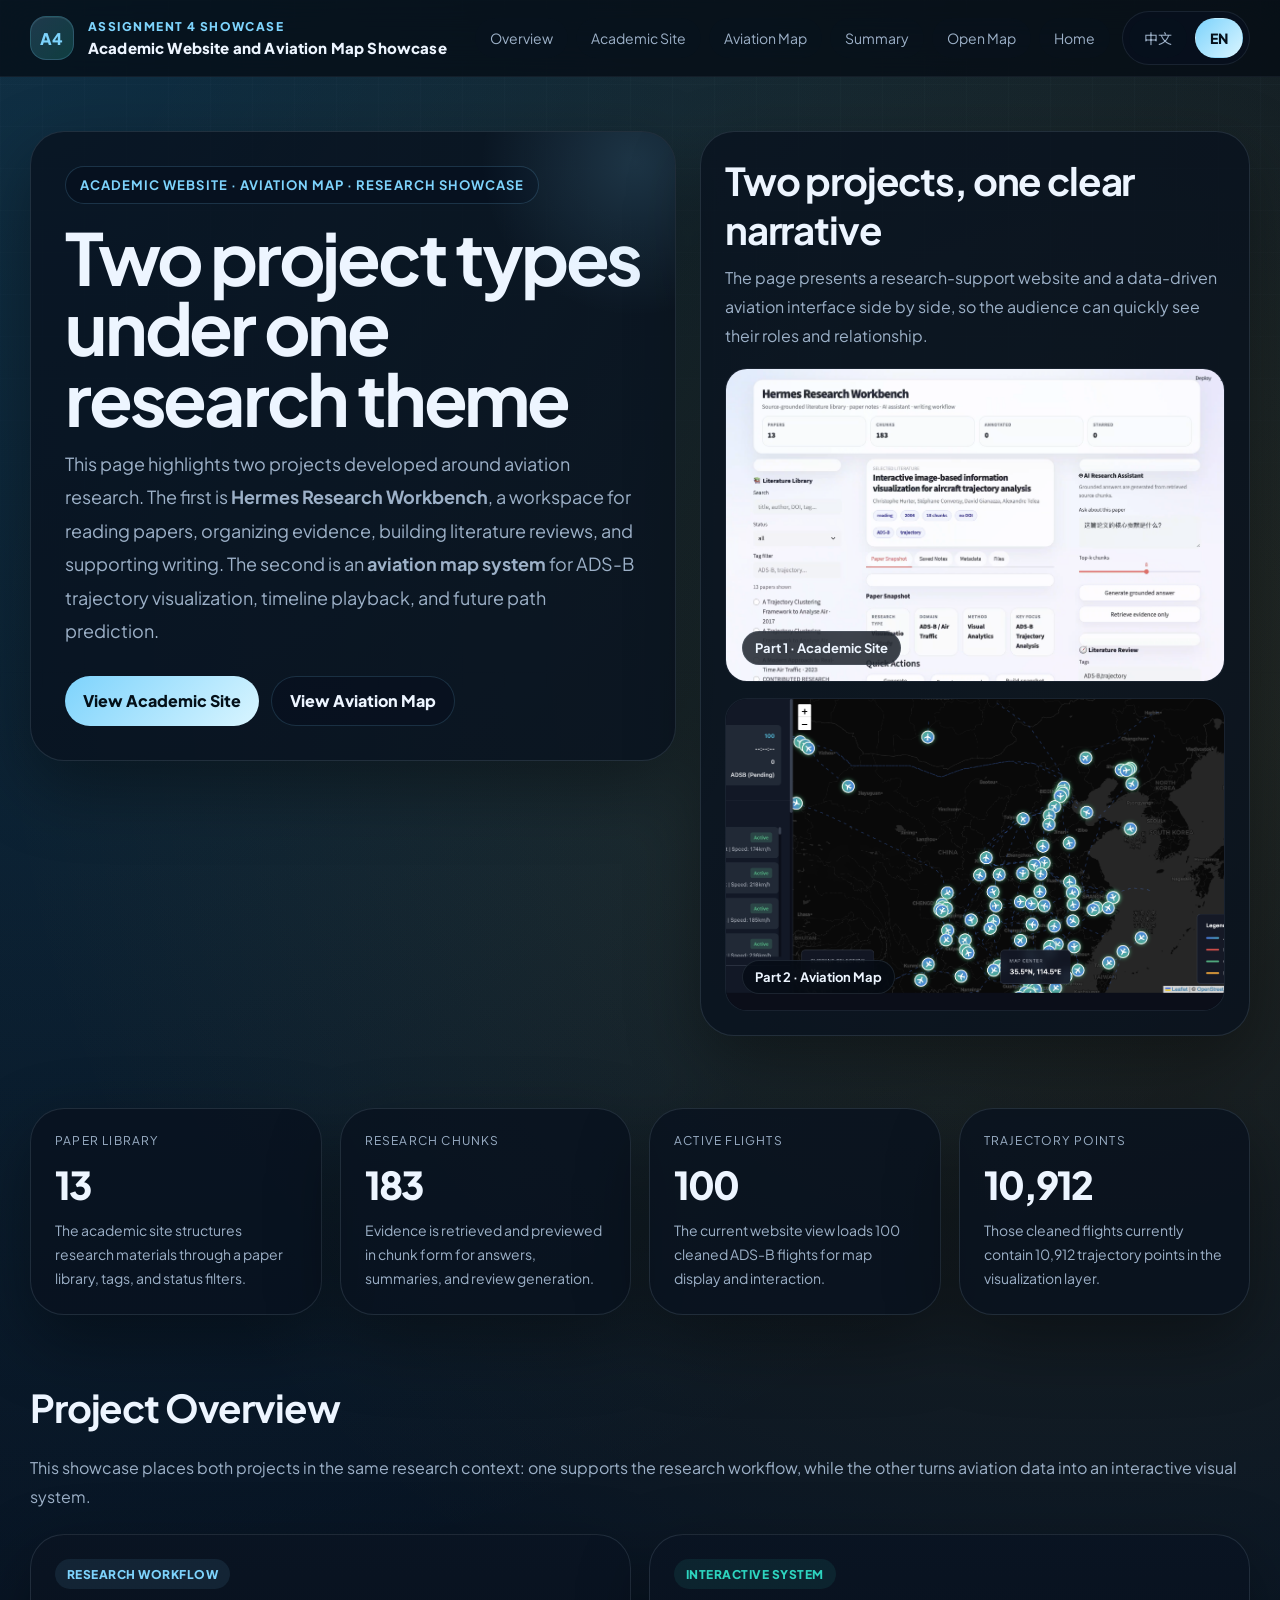
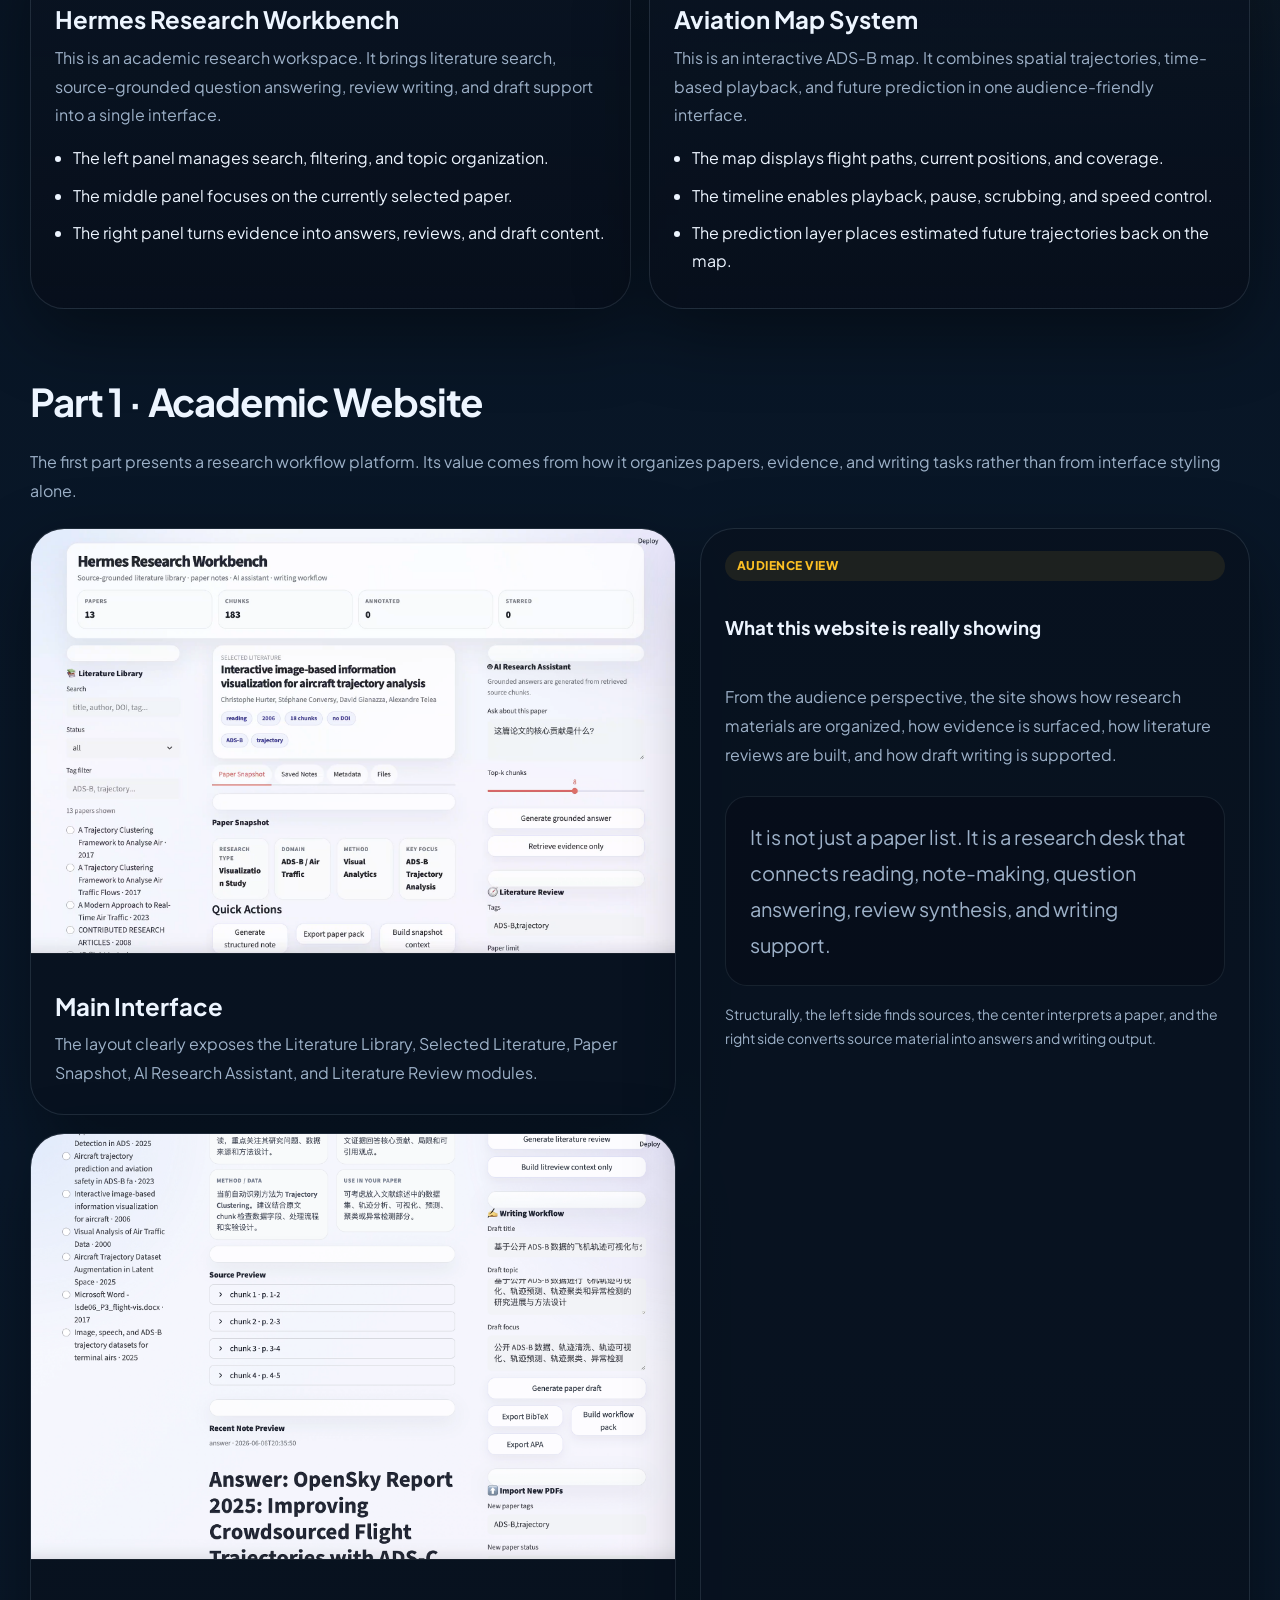
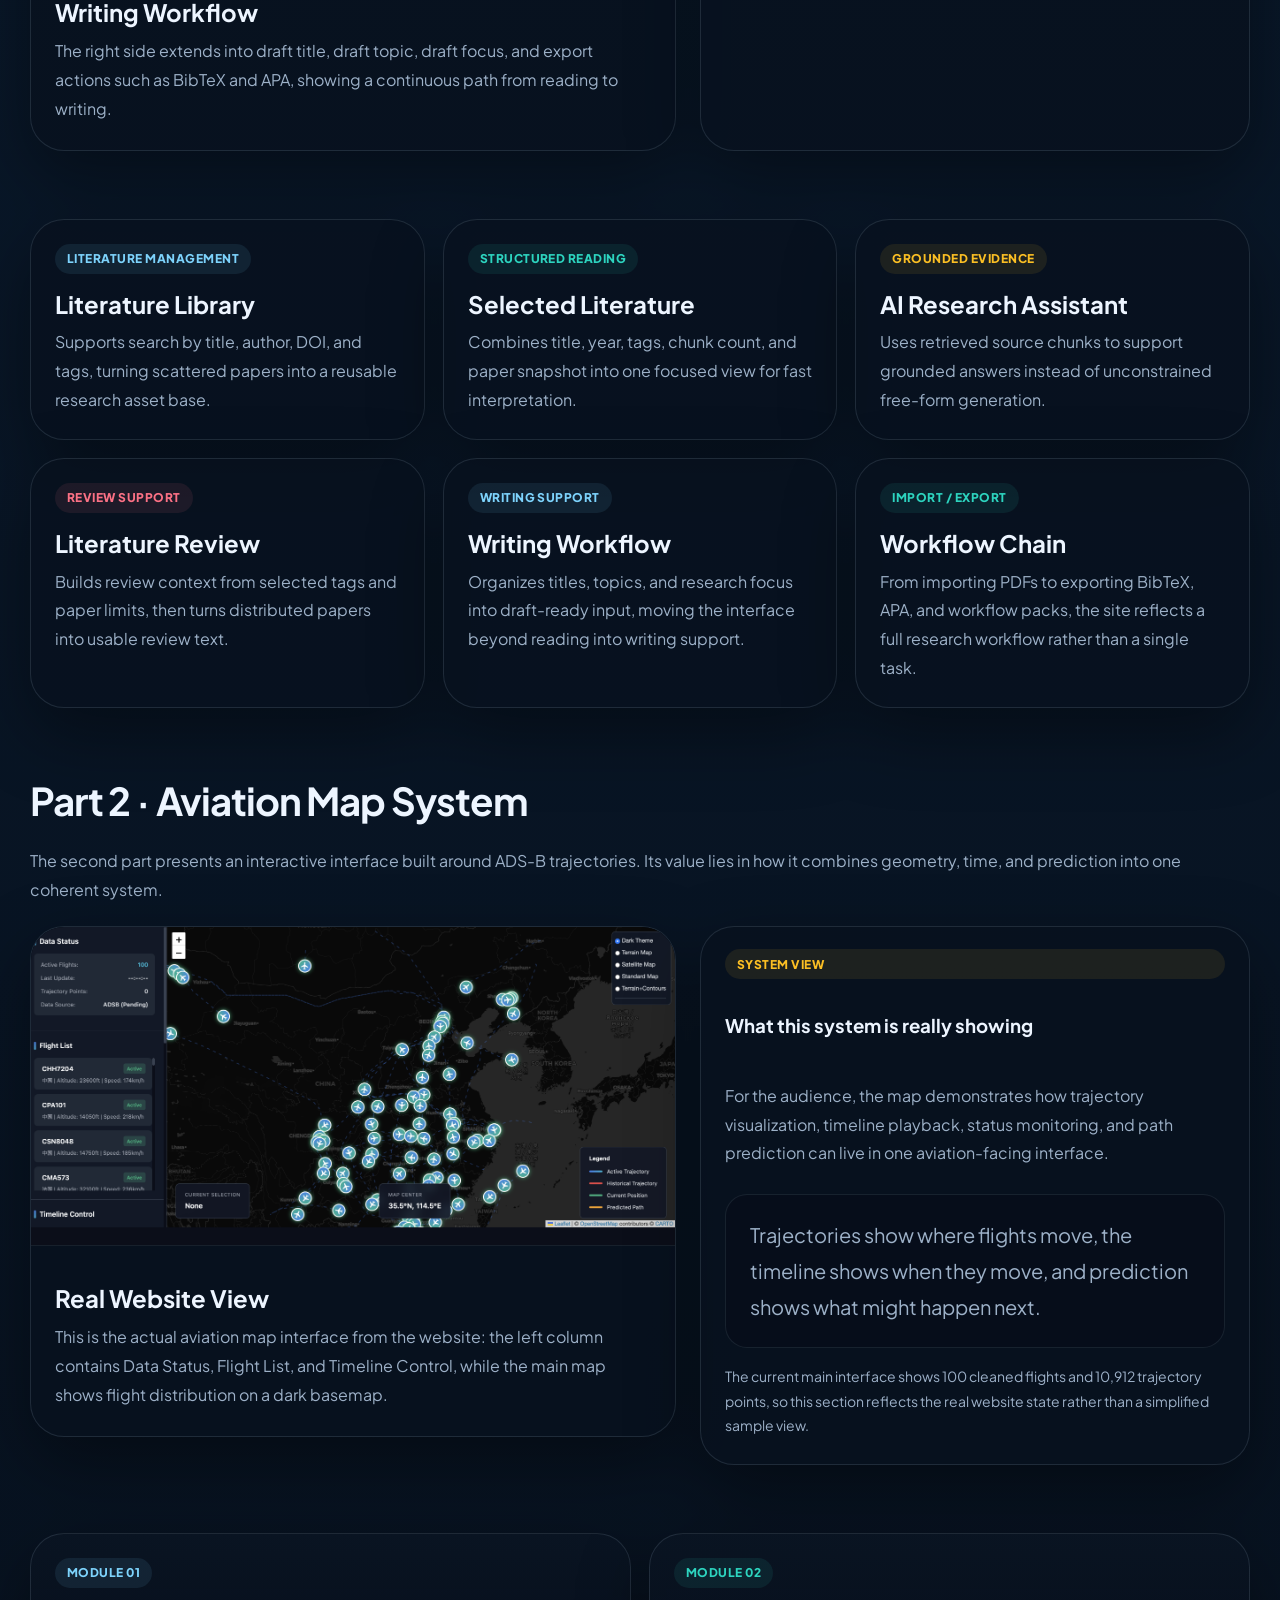
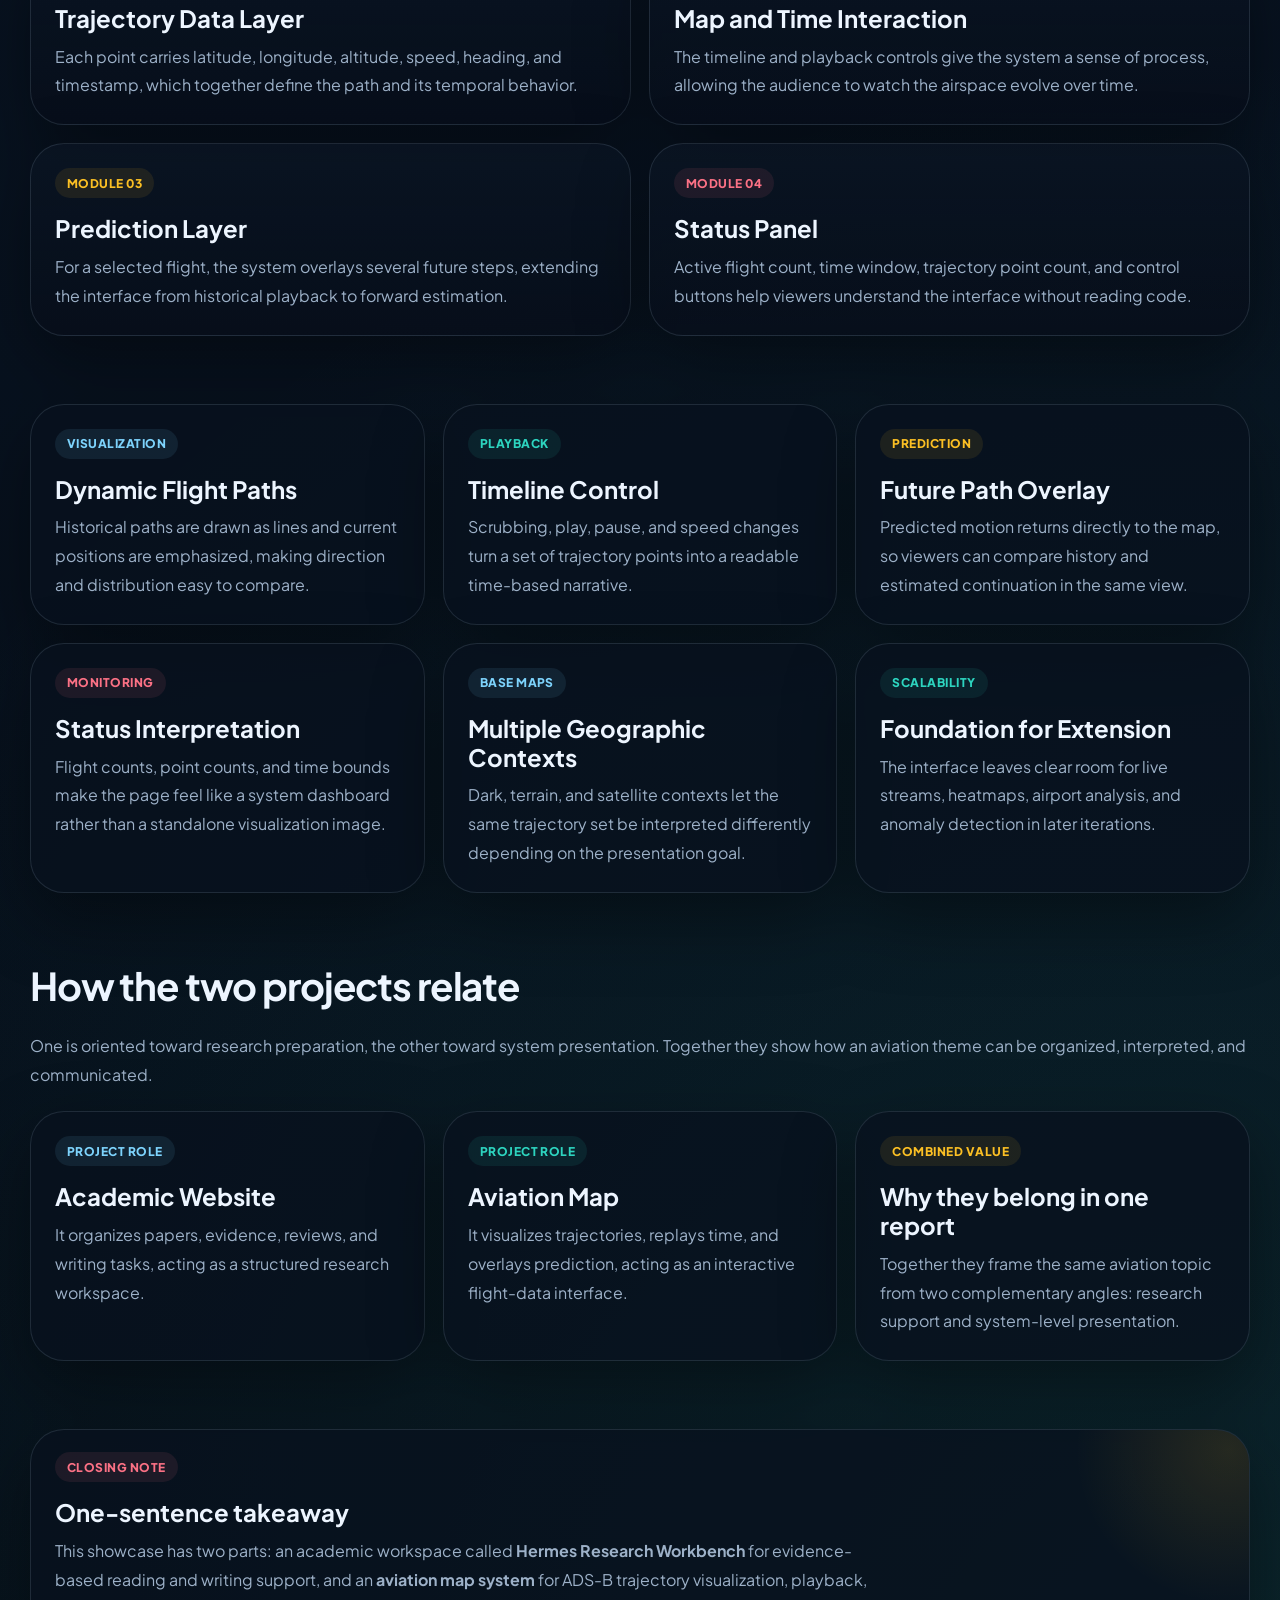
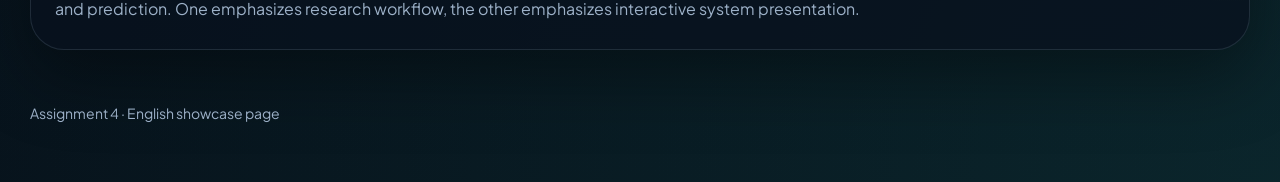
<file: static/assignment4/index.html>
<!DOCTYPE html>
<html lang="en">
<head>
    <meta charset="UTF-8">
    <meta name="viewport" content="width=device-width, initial-scale=1.0">
    <title>Assignment 4 | Academic Website and Aviation Map Showcase</title>
    <meta name="description" content="Assignment 4 showcase: Hermes Research Workbench and an ADS-B aviation map system.">
    <link rel="preconnect" href="https://fonts.googleapis.com">
    <link rel="preconnect" href="https://fonts.gstatic.com" crossorigin>
    <link href="https://fonts.googleapis.com/css2?family=Noto+Sans+SC:wght@400;500;700;800&family=Plus+Jakarta+Sans:wght@500;700;800&display=swap" rel="stylesheet">
    <link rel="stylesheet" href="./showcase.css">
    <script defer src="./showcase.js"></script>
</head>
<body class="lang-en">
    <header class="topbar">
        <div class="topbar-inner">
            <a class="brand" href="./index.html">
                <span class="brand-mark">A4</span>
                <span class="brand-copy">
                    <span class="brand-kicker">Assignment 4 Showcase</span>
                    <span class="brand-title">Academic Website and Aviation Map Showcase</span>
                </span>
            </a>
            <div class="topbar-right">
                <nav class="topnav">
                    <a href="#overview">Overview</a>
                    <a href="#academic">Academic Site</a>
                    <a href="#aviation">Aviation Map</a>
                    <a href="#summary">Summary</a>
                    <a data-route="map" href="../map/">Open Map</a>
                    <a data-route="home" href="../">Home</a>
                </nav>
                <div class="lang-switch" aria-label="Language switch">
                    <a class="lang-pill" href="./zh.html">中文</a>
                    <a class="lang-pill is-active" href="./index.html">EN</a>
                </div>
            </div>
        </div>
    </header>

    <main class="page-shell">
        <section class="hero">
            <div class="hero-grid">
                <article class="hero-copy panel" data-reveal>
                    <span class="eyebrow">Academic Website · Aviation Map · Research Showcase</span>
                    <h1>Two project types under one research theme</h1>
                    <p class="lead">
                        This page highlights two projects developed around aviation research. The first is
                        <strong>Hermes Research Workbench</strong>, a workspace for reading papers, organizing evidence,
                        building literature reviews, and supporting writing. The second is an
                        <strong>aviation map system</strong> for ADS-B trajectory visualization, timeline playback, and future path prediction.
                    </p>
                    <div class="hero-actions">
                        <a class="button button-primary" href="#academic">View Academic Site</a>
                        <a class="button button-secondary" href="#aviation">View Aviation Map</a>
                    </div>
                </article>

                <aside class="hero-preview panel" data-reveal>
                    <div class="hero-preview-head">
                        <h2>Two projects, one clear narrative</h2>
                        <p>
                            The page presents a research-support website and a data-driven aviation interface side by side, so the audience can quickly see their roles and relationship.
                        </p>
                    </div>
                    <div class="preview-stack">
                        <div class="preview-tile">
                            <img src="../images/agent-story/academic-site-1.png" alt="Hermes Research Workbench interface">
                            <span class="preview-label">Part 1 · Academic Site</span>
                        </div>
                        <div class="preview-tile">
                            <img src="../images/agent-story/aviation-map-real.png" alt="Real aviation map website screenshot">
                            <span class="preview-label">Part 2 · Aviation Map</span>
                        </div>
                    </div>
                </aside>
            </div>
        </section>

        <section>
            <div class="metric-grid">
                <article class="metric-card" data-reveal>
                    <div class="metric-label">Paper Library</div>
                    <div class="metric-value">13</div>
                    <div class="metric-note">The academic site structures research materials through a paper library, tags, and status filters.</div>
                </article>
                <article class="metric-card" data-reveal>
                    <div class="metric-label">Research Chunks</div>
                    <div class="metric-value">183</div>
                    <div class="metric-note">Evidence is retrieved and previewed in chunk form for answers, summaries, and review generation.</div>
                </article>
                <article class="metric-card" data-reveal>
                    <div class="metric-label">Active Flights</div>
                    <div class="metric-value">100</div>
                    <div class="metric-note">The current website view loads 100 cleaned ADS-B flights for map display and interaction.</div>
                </article>
                <article class="metric-card" data-reveal>
                    <div class="metric-label">Trajectory Points</div>
                    <div class="metric-value">10,912</div>
                    <div class="metric-note">Those cleaned flights currently contain 10,912 trajectory points in the visualization layer.</div>
                </article>
            </div>
        </section>

        <section id="overview">
            <div class="section-head" data-reveal>
                <h2>Project Overview</h2>
                <p>
                    This showcase places both projects in the same research context: one supports the research workflow, while the other turns aviation data into an interactive visual system.
                </p>
            </div>
            <div class="project-grid">
                <article class="project-card" data-reveal>
                    <span class="pill pill-cyan">Research Workflow</span>
                    <h3>Hermes Research Workbench</h3>
                    <p>
                        This is an academic research workspace. It brings literature search, source-grounded question answering, review writing, and draft support into a single interface.
                    </p>
                    <ul class="bullet-list">
                        <li>The left panel manages search, filtering, and topic organization.</li>
                        <li>The middle panel focuses on the currently selected paper.</li>
                        <li>The right panel turns evidence into answers, reviews, and draft content.</li>
                    </ul>
                </article>
                <article class="project-card" data-reveal>
                    <span class="pill pill-teal">Interactive System</span>
                    <h3>Aviation Map System</h3>
                    <p>
                        This is an interactive ADS-B map. It combines spatial trajectories, time-based playback, and future prediction in one audience-friendly interface.
                    </p>
                    <ul class="bullet-list">
                        <li>The map displays flight paths, current positions, and coverage.</li>
                        <li>The timeline enables playback, pause, scrubbing, and speed control.</li>
                        <li>The prediction layer places estimated future trajectories back on the map.</li>
                    </ul>
                </article>
            </div>
        </section>

        <section id="academic">
            <div class="section-head" data-reveal>
                <h2>Part 1 · Academic Website</h2>
                <p>
                    The first part presents a research workflow platform. Its value comes from how it organizes papers, evidence, and writing tasks rather than from interface styling alone.
                </p>
            </div>
            <div class="split-grid">
                <div class="image-stack">
                    <article class="image-card" data-reveal>
                        <img src="../images/agent-story/academic-site-1.png" alt="Hermes Research Workbench main interface">
                        <div class="image-caption">
                            <h3>Main Interface</h3>
                            <p>
                                The layout clearly exposes the Literature Library, Selected Literature, Paper Snapshot, AI Research Assistant, and Literature Review modules.
                            </p>
                        </div>
                    </article>
                    <article class="image-card" data-reveal>
                        <img src="../images/agent-story/academic-site-2.png" alt="Writing workflow and review area">
                        <div class="image-caption">
                            <h3>Writing Workflow</h3>
                            <p>
                                The right side extends into draft title, draft topic, draft focus, and export actions such as BibTeX and APA, showing a continuous path from reading to writing.
                            </p>
                        </div>
                    </article>
                </div>
                <article class="panel panel-copy" data-reveal>
                    <span class="pill pill-amber">Audience View</span>
                    <h3>What this website is really showing</h3>
                    <p>
                        From the audience perspective, the site shows how research materials are organized, how evidence is surfaced, how literature reviews are built, and how draft writing is supported.
                    </p>
                    <p class="quote">
                        It is not just a paper list. It is a research desk that connects reading, note-making, question answering, review synthesis, and writing support.
                    </p>
                    <div class="inline-note">
                        Structurally, the left side finds sources, the center interprets a paper, and the right side converts source material into answers and writing output.
                    </div>
                </article>
            </div>
        </section>

        <section>
            <div class="feature-grid">
                <article class="feature-card" data-reveal>
                    <span class="pill pill-cyan">Literature Management</span>
                    <h3>Literature Library</h3>
                    <p>Supports search by title, author, DOI, and tags, turning scattered papers into a reusable research asset base.</p>
                </article>
                <article class="feature-card" data-reveal>
                    <span class="pill pill-teal">Structured Reading</span>
                    <h3>Selected Literature</h3>
                    <p>Combines title, year, tags, chunk count, and paper snapshot into one focused view for fast interpretation.</p>
                </article>
                <article class="feature-card" data-reveal>
                    <span class="pill pill-amber">Grounded Evidence</span>
                    <h3>AI Research Assistant</h3>
                    <p>Uses retrieved source chunks to support grounded answers instead of unconstrained free-form generation.</p>
                </article>
                <article class="feature-card" data-reveal>
                    <span class="pill pill-rose">Review Support</span>
                    <h3>Literature Review</h3>
                    <p>Builds review context from selected tags and paper limits, then turns distributed papers into usable review text.</p>
                </article>
                <article class="feature-card" data-reveal>
                    <span class="pill pill-cyan">Writing Support</span>
                    <h3>Writing Workflow</h3>
                    <p>Organizes titles, topics, and research focus into draft-ready input, moving the interface beyond reading into writing support.</p>
                </article>
                <article class="feature-card" data-reveal>
                    <span class="pill pill-teal">Import / Export</span>
                    <h3>Workflow Chain</h3>
                    <p>From importing PDFs to exporting BibTeX, APA, and workflow packs, the site reflects a full research workflow rather than a single task.</p>
                </article>
            </div>
        </section>

        <section id="aviation">
            <div class="section-head" data-reveal>
                <h2>Part 2 · Aviation Map System</h2>
                <p>
                    The second part presents an interactive interface built around ADS-B trajectories. Its value lies in how it combines geometry, time, and prediction into one coherent system.
                </p>
            </div>
            <div class="split-grid">
                <div class="image-stack">
                    <article class="image-card" data-reveal>
                        <img src="../images/agent-story/aviation-map-real.png" alt="Real aviation map website screenshot">
                        <div class="image-caption">
                            <h3>Real Website View</h3>
                            <p>
                                This is the actual aviation map interface from the website: the left column contains Data Status, Flight List, and Timeline Control, while the main map shows flight distribution on a dark basemap.
                            </p>
                        </div>
                    </article>
                </div>
                <article class="panel panel-copy" data-reveal>
                    <span class="pill pill-amber">System View</span>
                    <h3>What this system is really showing</h3>
                    <p>
                        For the audience, the map demonstrates how trajectory visualization, timeline playback, status monitoring, and path prediction can live in one aviation-facing interface.
                    </p>
                    <p class="quote">
                        Trajectories show where flights move, the timeline shows when they move, and prediction shows what might happen next.
                    </p>
                    <div class="inline-note">
                        The current main interface shows 100 cleaned flights and 10,912 trajectory points, so this section reflects the real website state rather than a simplified sample view.
                    </div>
                </article>
            </div>
        </section>

        <section>
            <div class="timeline-grid">
                <article class="timeline-card" data-reveal>
                    <span class="pill pill-cyan">Module 01</span>
                    <h3>Trajectory Data Layer</h3>
                    <p>Each point carries latitude, longitude, altitude, speed, heading, and timestamp, which together define the path and its temporal behavior.</p>
                </article>
                <article class="timeline-card" data-reveal>
                    <span class="pill pill-teal">Module 02</span>
                    <h3>Map and Time Interaction</h3>
                    <p>The timeline and playback controls give the system a sense of process, allowing the audience to watch the airspace evolve over time.</p>
                </article>
                <article class="timeline-card" data-reveal>
                    <span class="pill pill-amber">Module 03</span>
                    <h3>Prediction Layer</h3>
                    <p>For a selected flight, the system overlays several future steps, extending the interface from historical playback to forward estimation.</p>
                </article>
                <article class="timeline-card" data-reveal>
                    <span class="pill pill-rose">Module 04</span>
                    <h3>Status Panel</h3>
                    <p>Active flight count, time window, trajectory point count, and control buttons help viewers understand the interface without reading code.</p>
                </article>
            </div>
        </section>

        <section>
            <div class="feature-grid">
                <article class="feature-card" data-reveal>
                    <span class="pill pill-cyan">Visualization</span>
                    <h3>Dynamic Flight Paths</h3>
                    <p>Historical paths are drawn as lines and current positions are emphasized, making direction and distribution easy to compare.</p>
                </article>
                <article class="feature-card" data-reveal>
                    <span class="pill pill-teal">Playback</span>
                    <h3>Timeline Control</h3>
                    <p>Scrubbing, play, pause, and speed changes turn a set of trajectory points into a readable time-based narrative.</p>
                </article>
                <article class="feature-card" data-reveal>
                    <span class="pill pill-amber">Prediction</span>
                    <h3>Future Path Overlay</h3>
                    <p>Predicted motion returns directly to the map, so viewers can compare history and estimated continuation in the same view.</p>
                </article>
                <article class="feature-card" data-reveal>
                    <span class="pill pill-rose">Monitoring</span>
                    <h3>Status Interpretation</h3>
                    <p>Flight counts, point counts, and time bounds make the page feel like a system dashboard rather than a standalone visualization image.</p>
                </article>
                <article class="feature-card" data-reveal>
                    <span class="pill pill-cyan">Base Maps</span>
                    <h3>Multiple Geographic Contexts</h3>
                    <p>Dark, terrain, and satellite contexts let the same trajectory set be interpreted differently depending on the presentation goal.</p>
                </article>
                <article class="feature-card" data-reveal>
                    <span class="pill pill-teal">Scalability</span>
                    <h3>Foundation for Extension</h3>
                    <p>The interface leaves clear room for live streams, heatmaps, airport analysis, and anomaly detection in later iterations.</p>
                </article>
            </div>
        </section>

        <section id="summary">
            <div class="section-head" data-reveal>
                <h2>How the two projects relate</h2>
                <p>
                    One is oriented toward research preparation, the other toward system presentation. Together they show how an aviation theme can be organized, interpreted, and communicated.
                </p>
            </div>
            <div class="summary-grid">
                <article class="summary-card" data-reveal>
                    <span class="pill pill-cyan">Project Role</span>
                    <h3>Academic Website</h3>
                    <p>It organizes papers, evidence, reviews, and writing tasks, acting as a structured research workspace.</p>
                </article>
                <article class="summary-card" data-reveal>
                    <span class="pill pill-teal">Project Role</span>
                    <h3>Aviation Map</h3>
                    <p>It visualizes trajectories, replays time, and overlays prediction, acting as an interactive flight-data interface.</p>
                </article>
                <article class="summary-card" data-reveal>
                    <span class="pill pill-amber">Combined Value</span>
                    <h3>Why they belong in one report</h3>
                    <p>Together they frame the same aviation topic from two complementary angles: research support and system-level presentation.</p>
                </article>
            </div>
        </section>

        <section>
            <article class="closing-card" data-reveal>
                <span class="pill pill-rose">Closing Note</span>
                <h3>One-sentence takeaway</h3>
                <p>
                    This showcase has two parts: an academic workspace called
                    <strong>Hermes Research Workbench</strong> for evidence-based reading and writing support, and an
                    <strong>aviation map system</strong> for ADS-B trajectory visualization, playback, and prediction. One emphasizes research workflow, the other emphasizes interactive system presentation.
                </p>
            </article>
        </section>
    </main>

    <footer class="page-shell footer">
        Assignment 4 · English showcase page
    </footer>
</body>
</html>
</file>
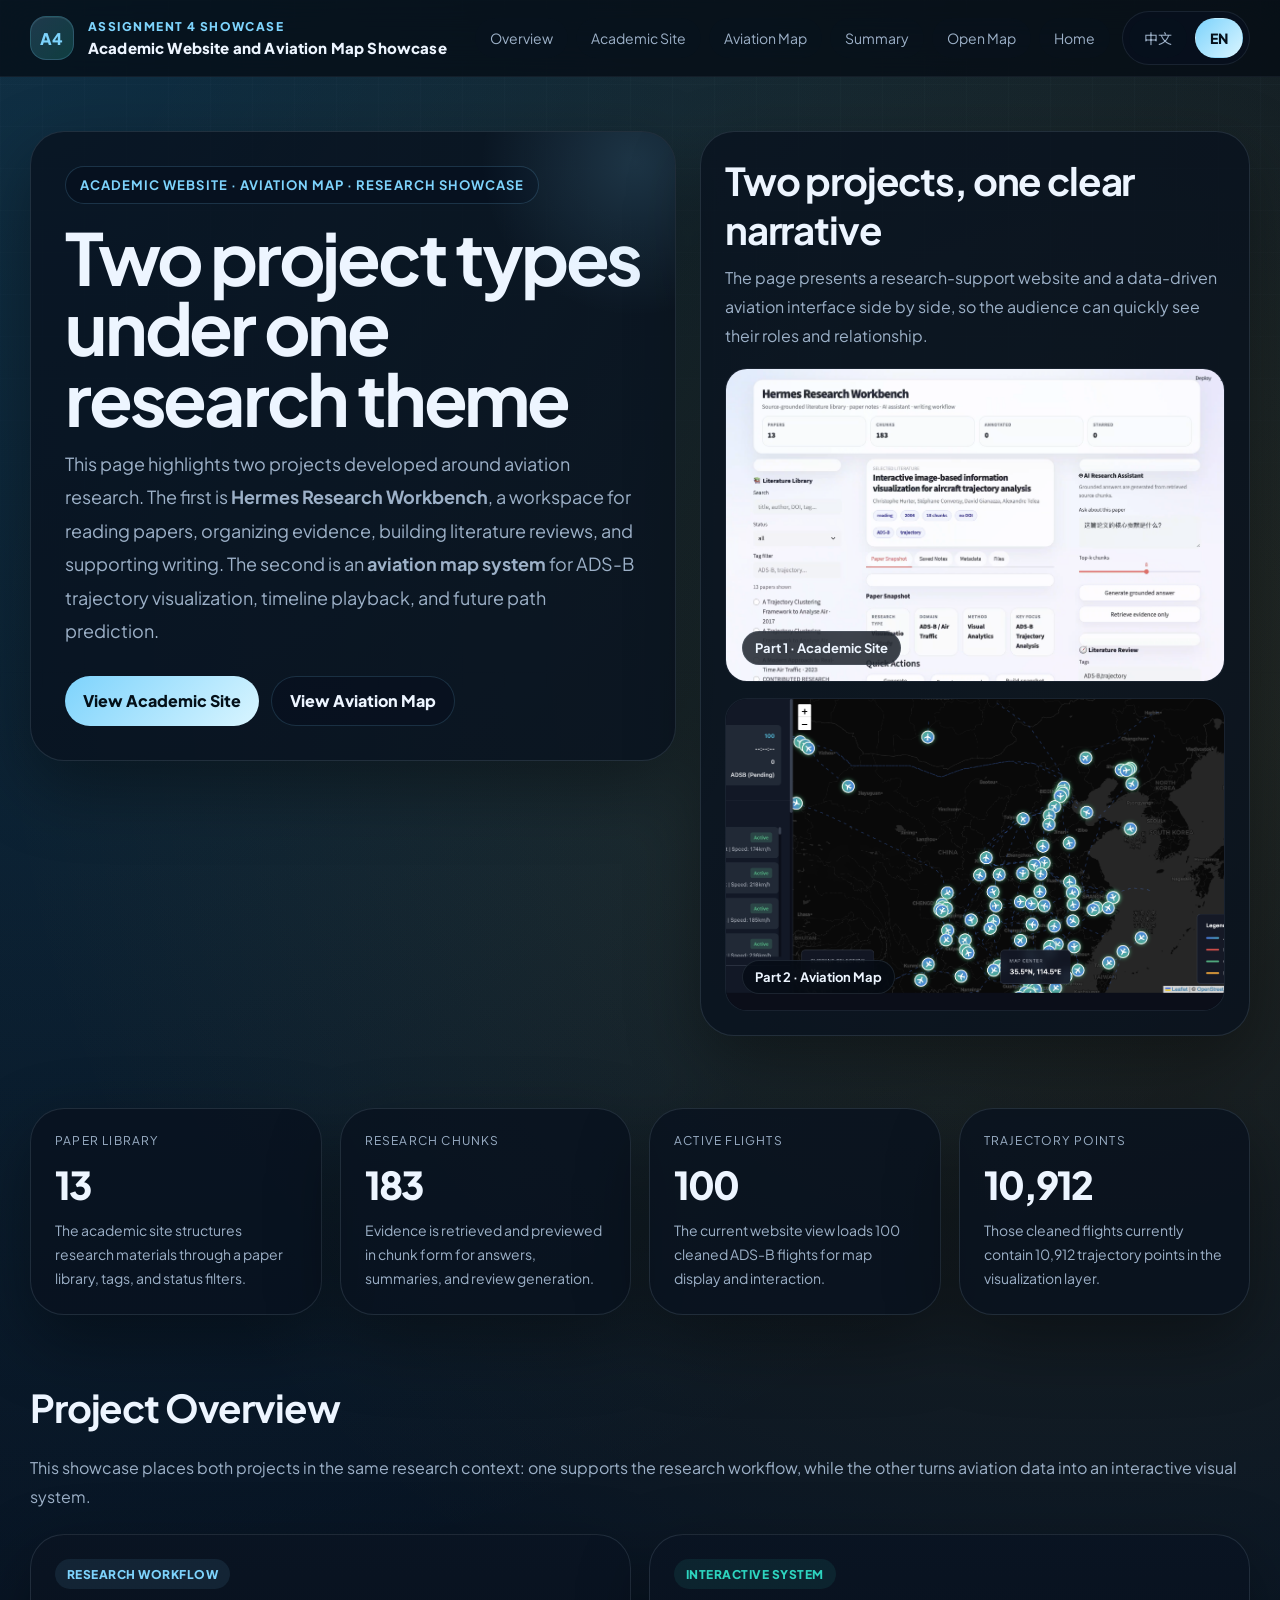
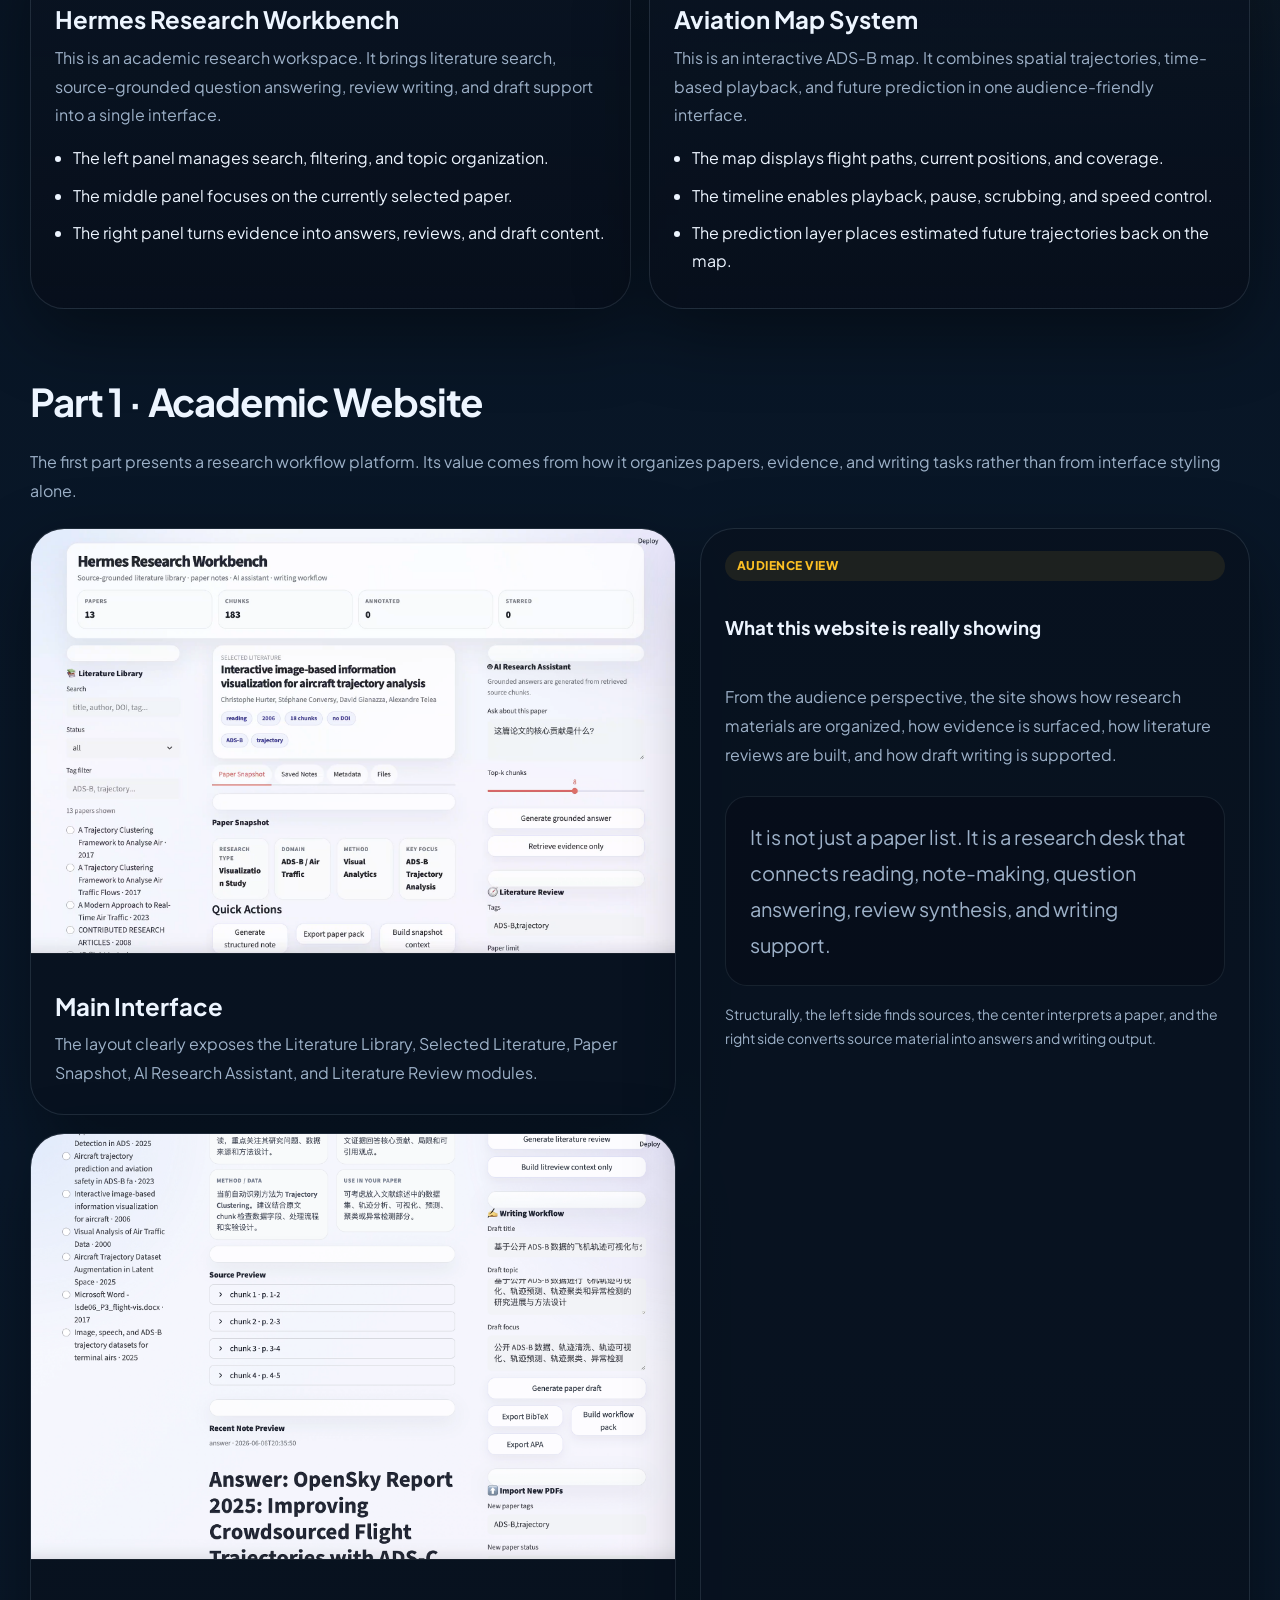
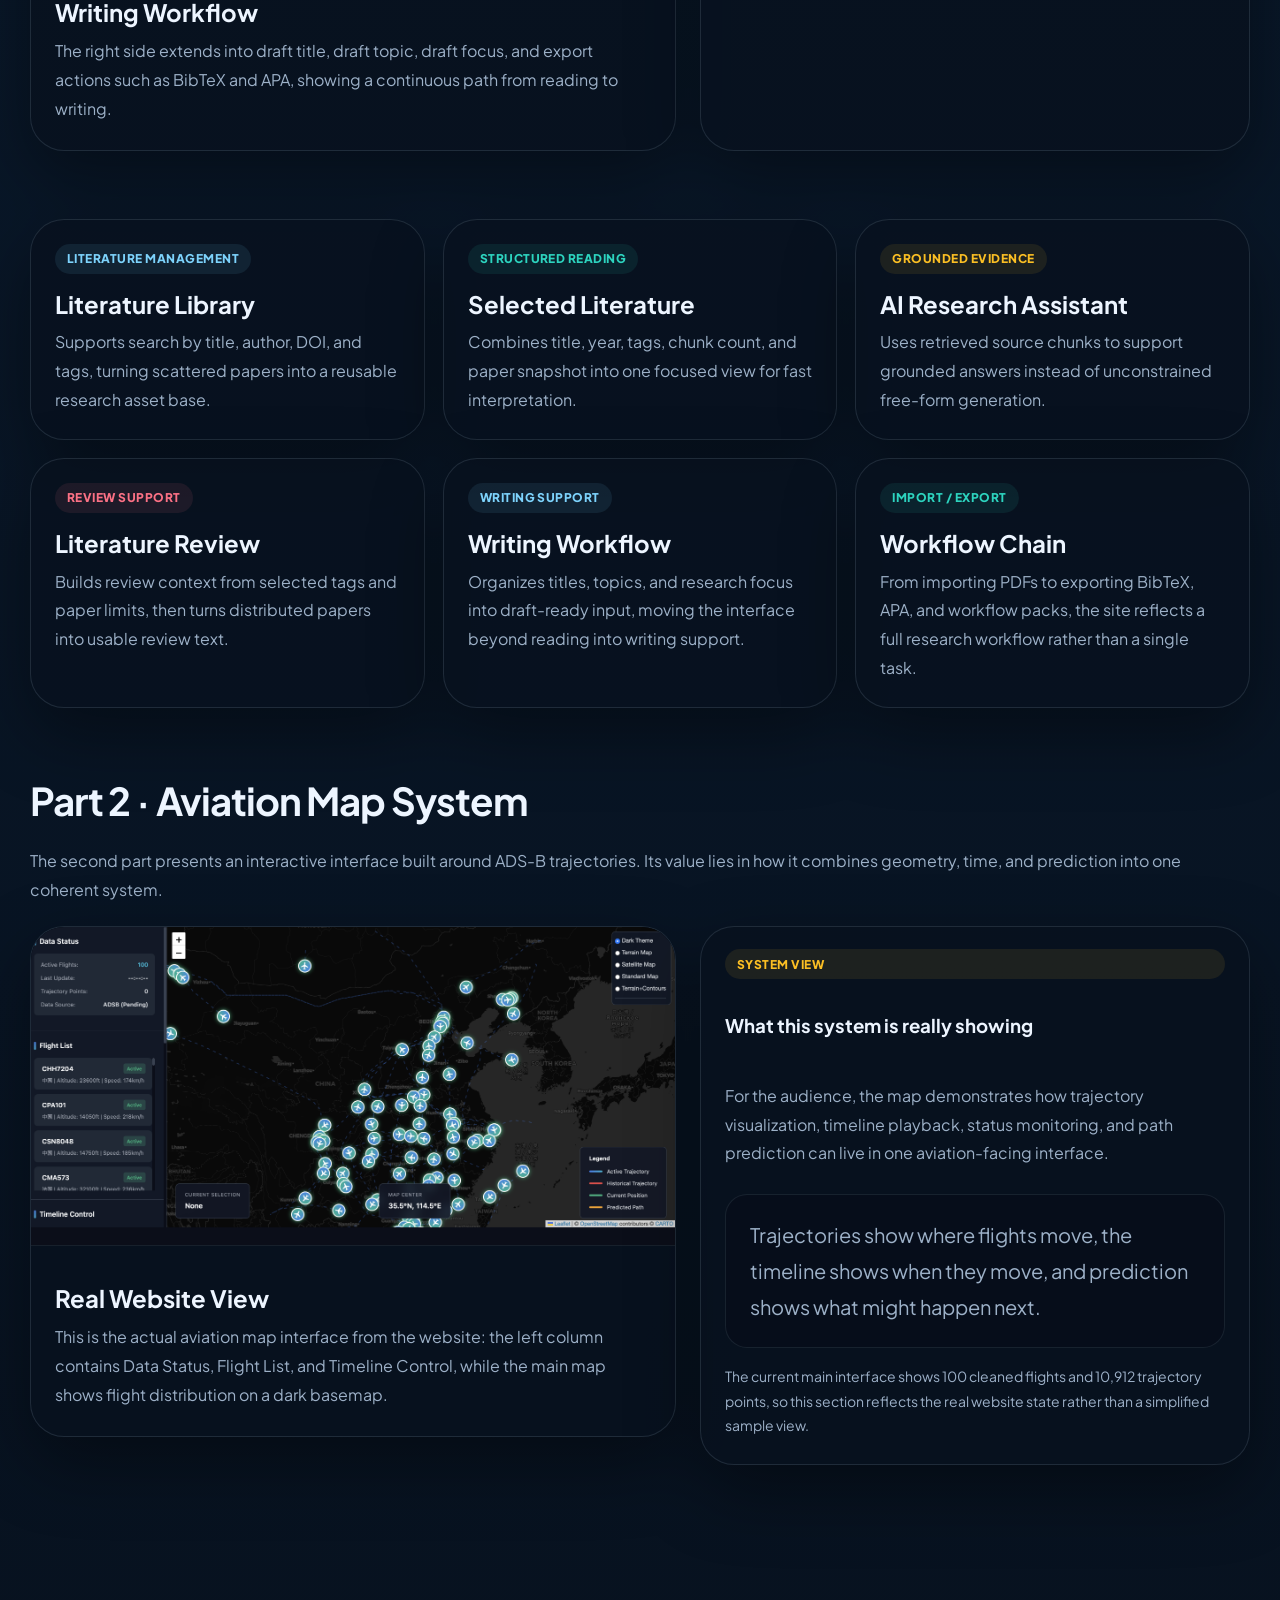
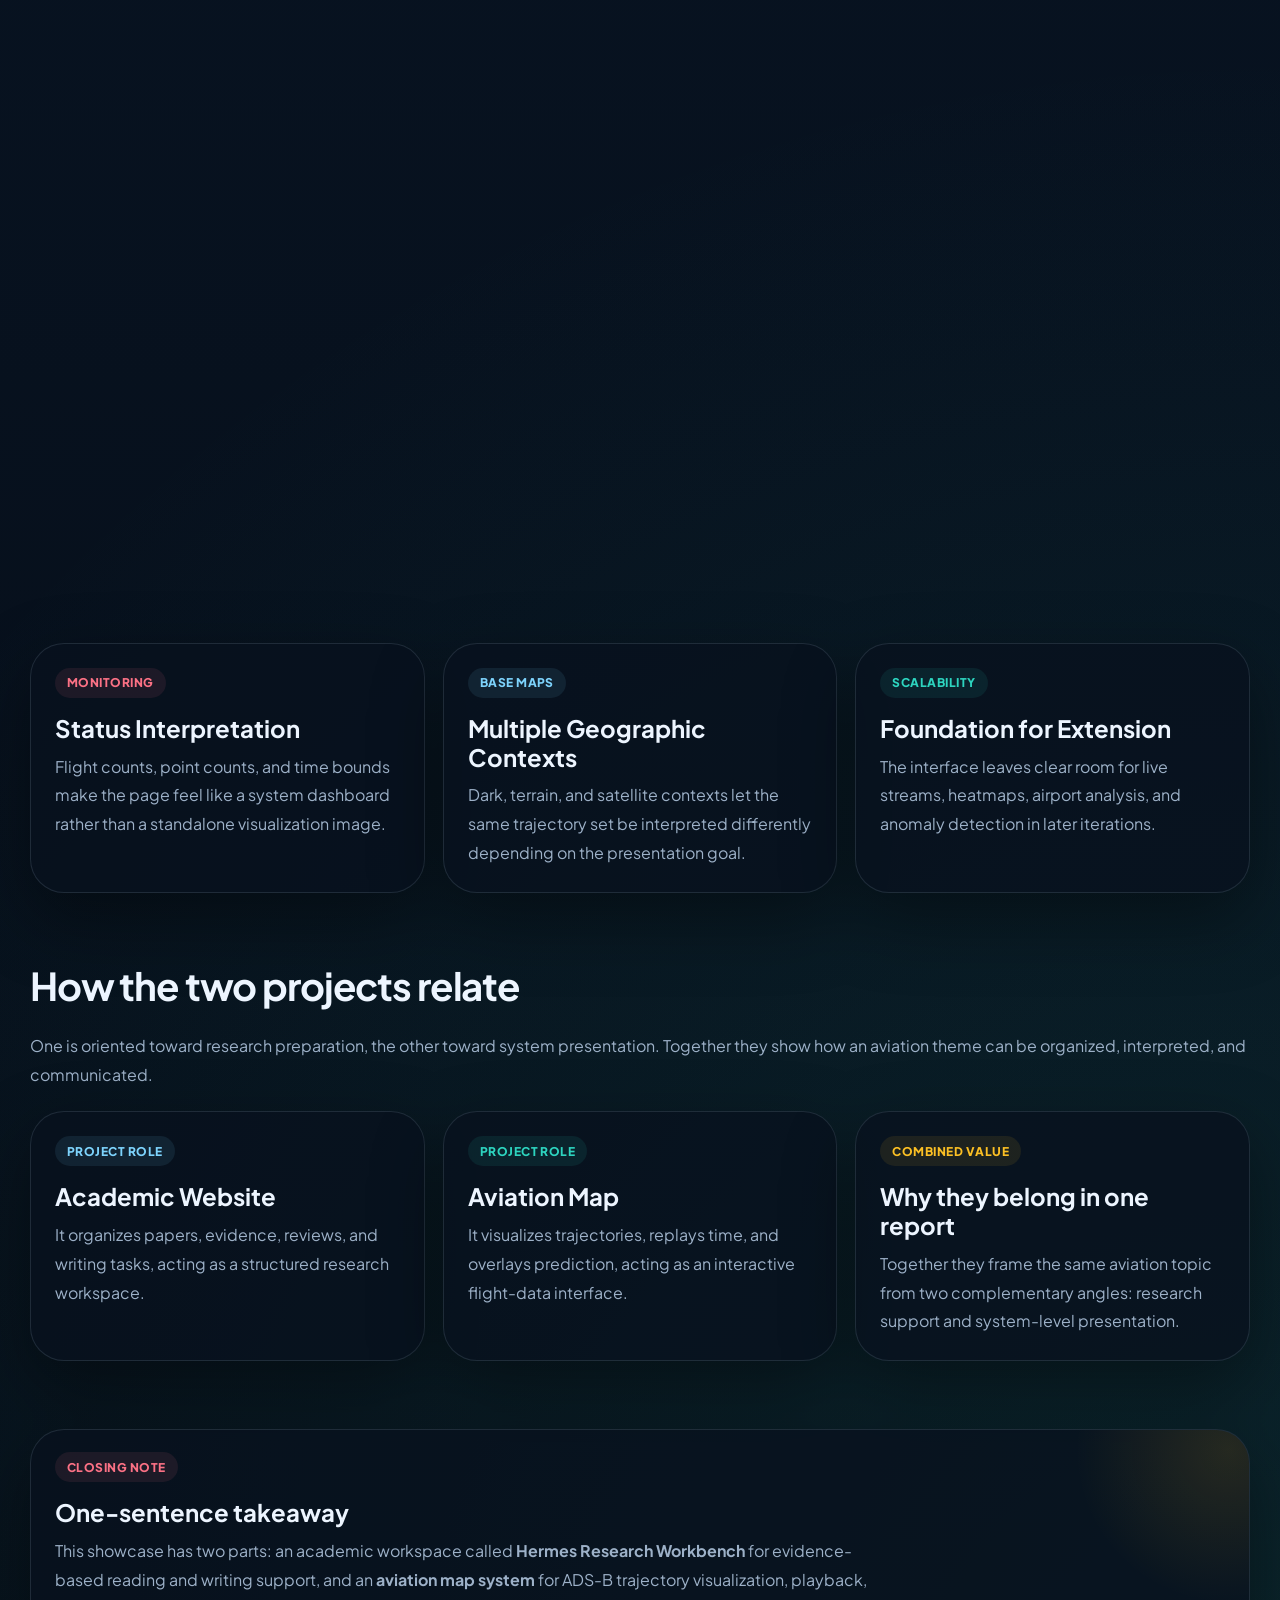
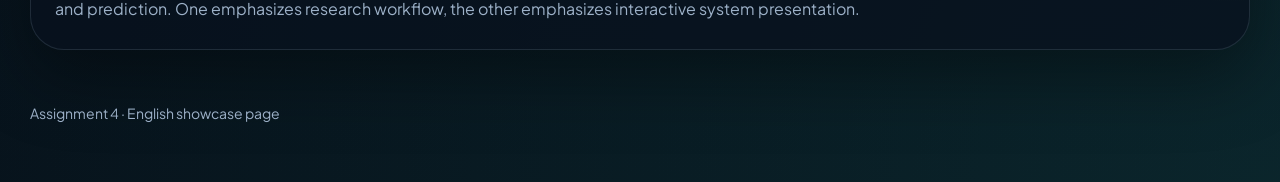
<file: static/agent-story.html>
<!DOCTYPE html>
<html lang="en">
<head>
    <meta charset="UTF-8">
    <meta name="viewport" content="width=device-width, initial-scale=1.0">
    <title>Redirecting to Assignment 4</title>
    <meta http-equiv="refresh" content="0; url=assignment4/index.html">
    <script>
        window.location.replace("assignment4/index.html");
    </script>
</head>
<body>
    <p>Redirecting to <a href="assignment4/index.html">Assignment 4</a>...</p>
</body>
</html>
</file>
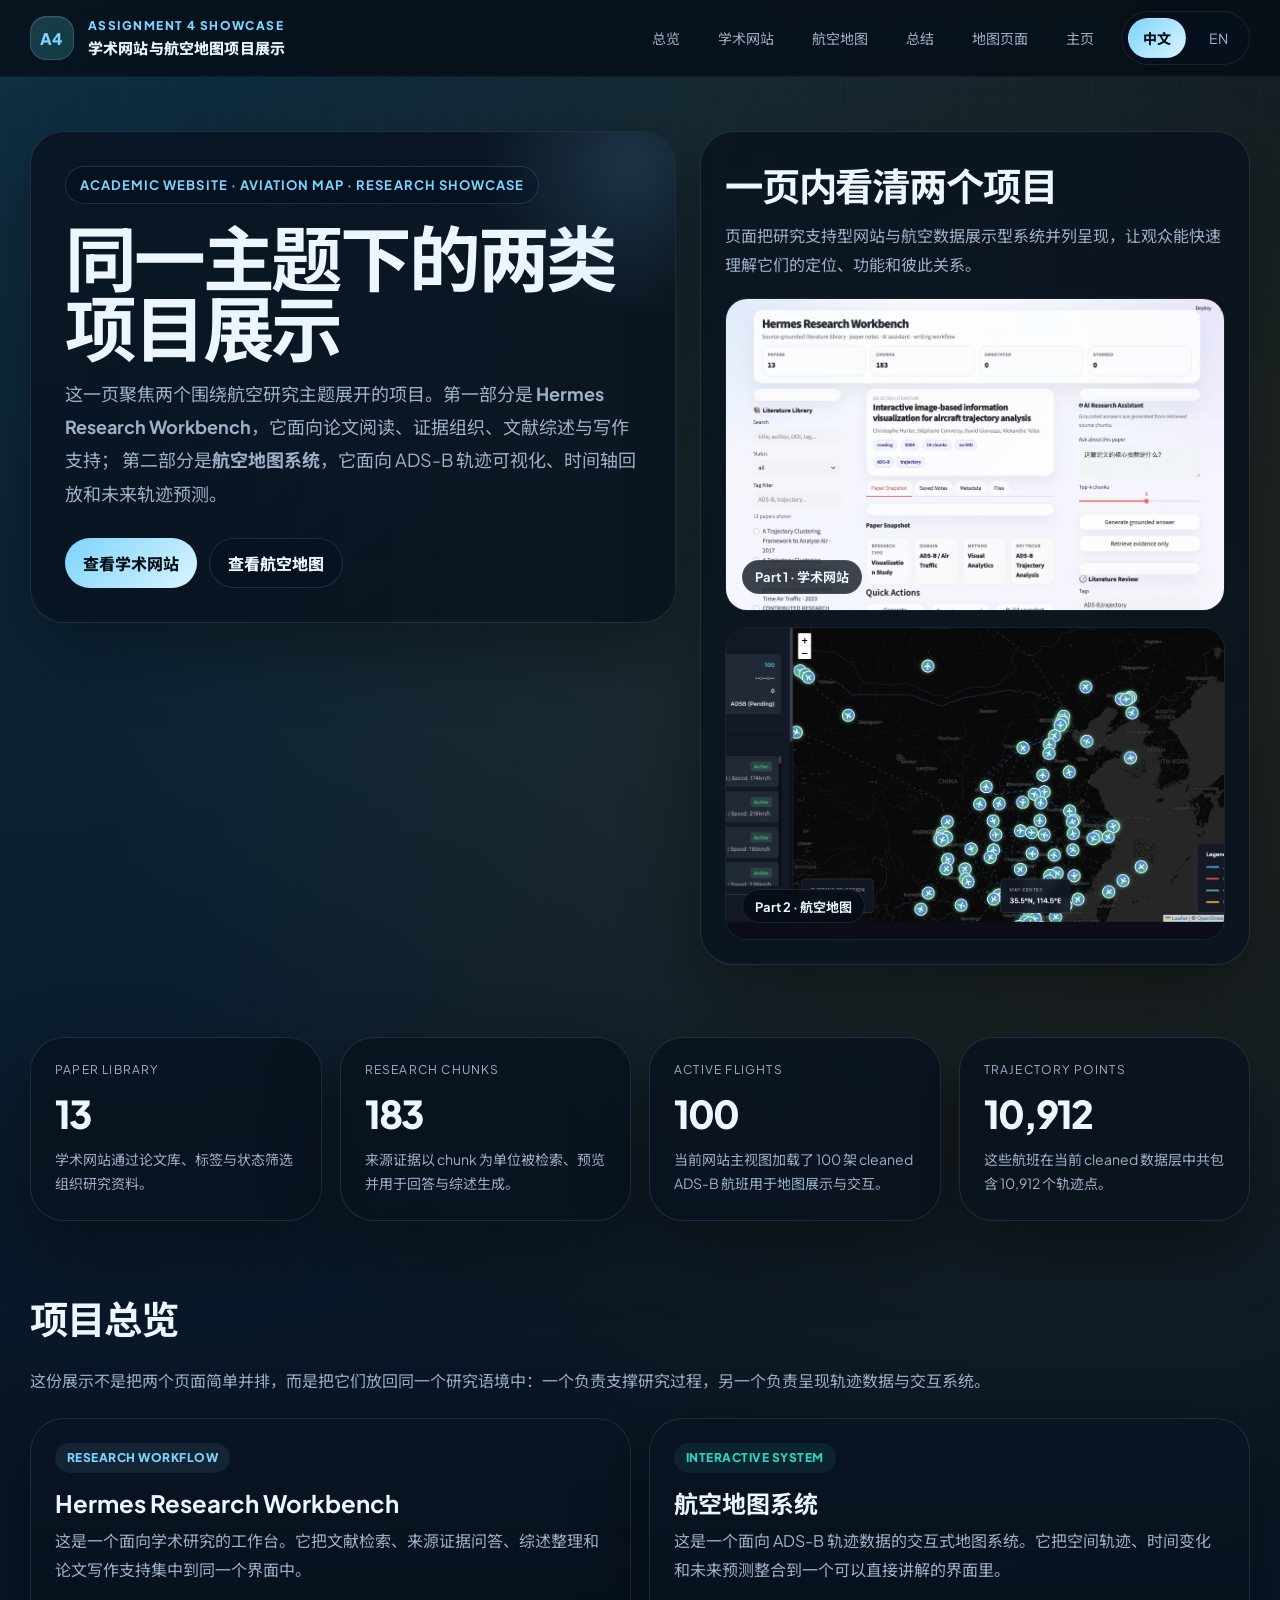
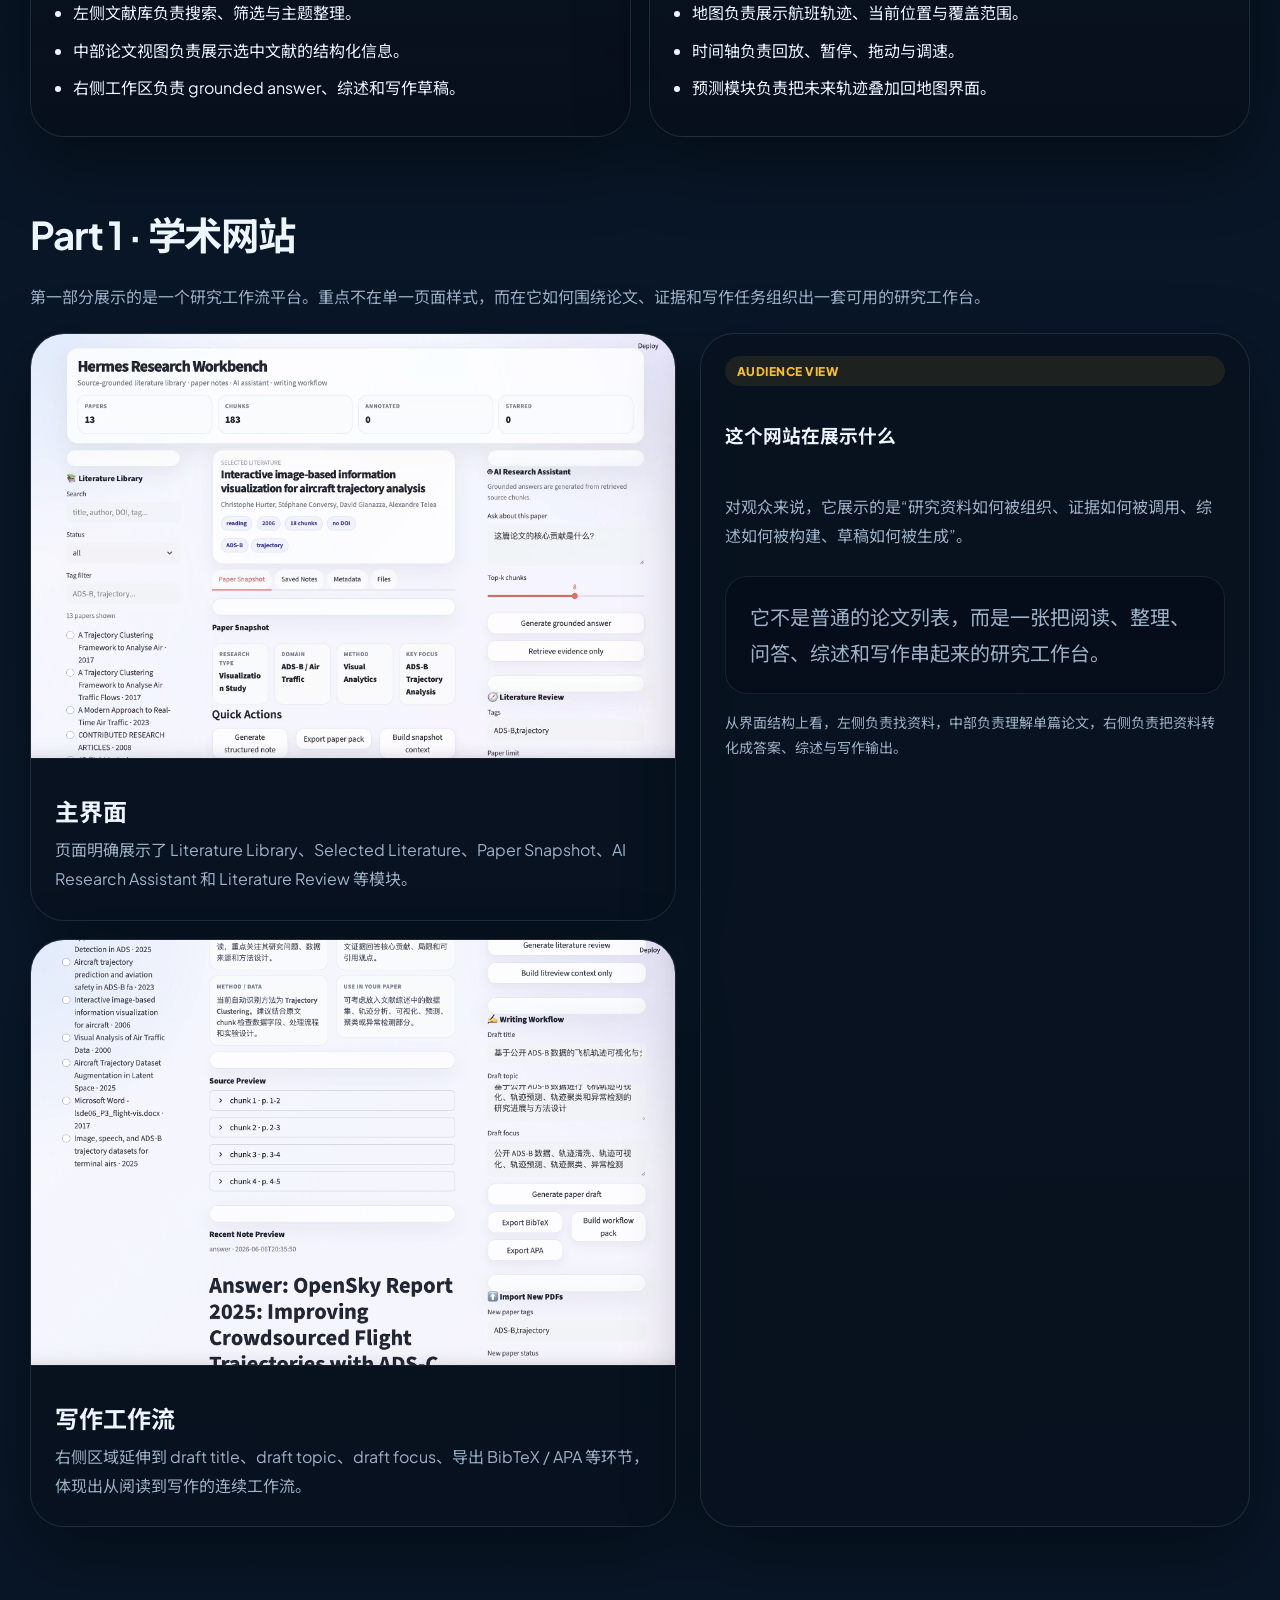
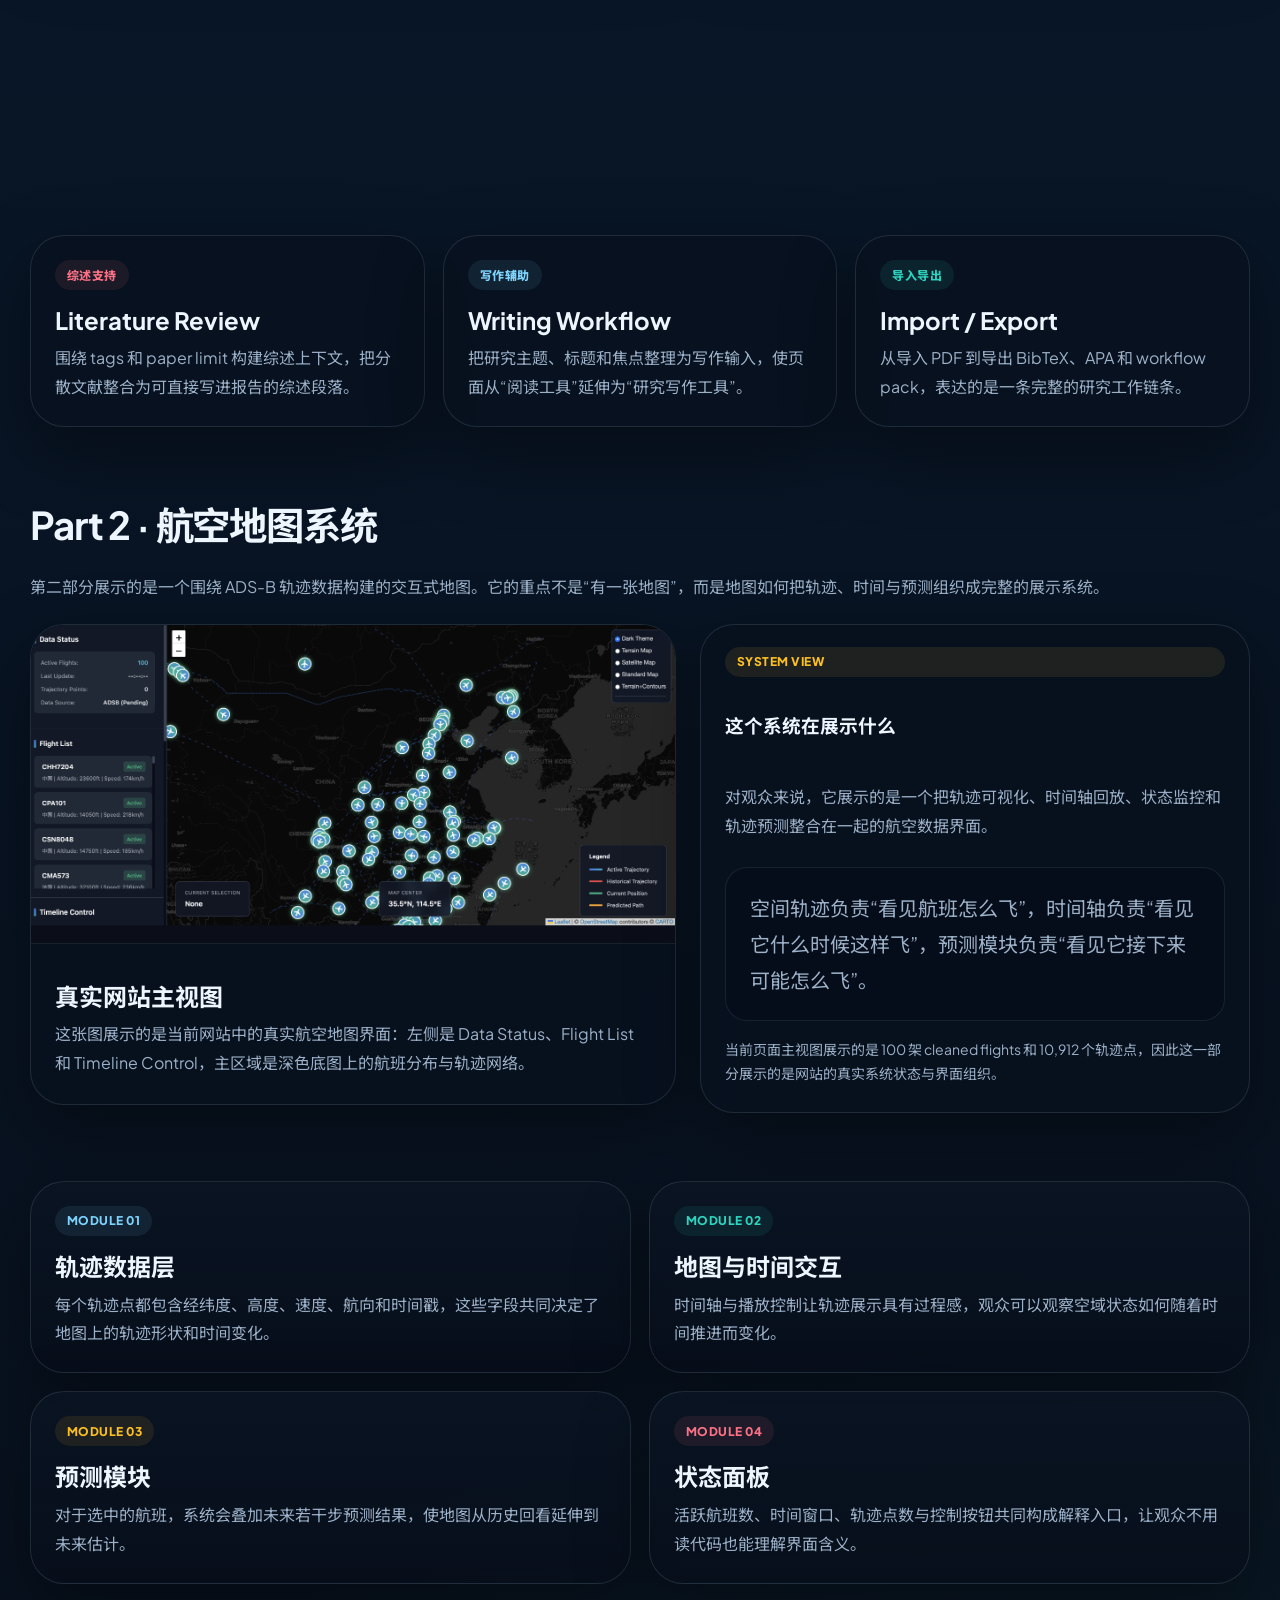
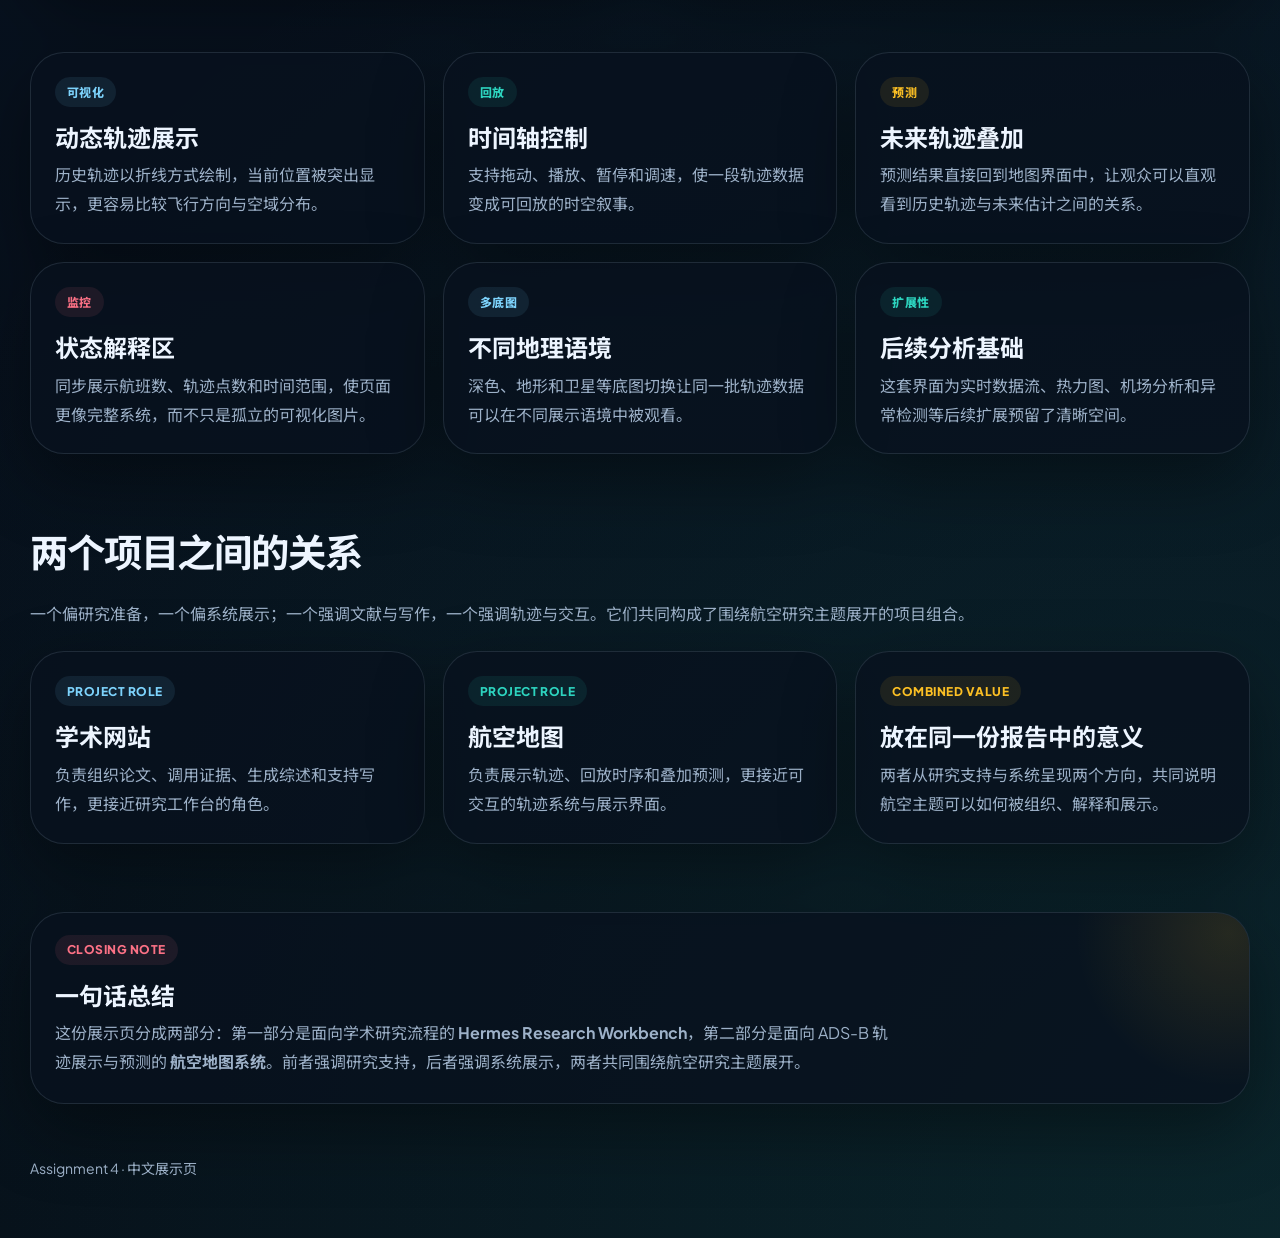
<file: static/assignment4/zh.html>
<!DOCTYPE html>
<html lang="zh-CN">
<head>
    <meta charset="UTF-8">
    <meta name="viewport" content="width=device-width, initial-scale=1.0">
    <title>Assignment 4 | 学术网站与航空地图项目展示</title>
    <meta name="description" content="Assignment 4 项目展示：Hermes Research Workbench 与航空地图系统。">
    <link rel="preconnect" href="https://fonts.googleapis.com">
    <link rel="preconnect" href="https://fonts.gstatic.com" crossorigin>
    <link href="https://fonts.googleapis.com/css2?family=Noto+Sans+SC:wght@400;500;700;800&family=Plus+Jakarta+Sans:wght@500;700;800&display=swap" rel="stylesheet">
    <link rel="stylesheet" href="./showcase.css">
    <script defer src="./showcase.js"></script>
</head>
<body class="lang-zh">
    <header class="topbar">
        <div class="topbar-inner">
            <a class="brand" href="./zh.html">
                <span class="brand-mark">A4</span>
                <span class="brand-copy">
                    <span class="brand-kicker">Assignment 4 Showcase</span>
                    <span class="brand-title">学术网站与航空地图项目展示</span>
                </span>
            </a>
            <div class="topbar-right">
                <nav class="topnav">
                    <a href="#overview">总览</a>
                    <a href="#academic">学术网站</a>
                    <a href="#aviation">航空地图</a>
                    <a href="#summary">总结</a>
                    <a data-route="map" href="../map/">地图页面</a>
                    <a data-route="home" href="../">主页</a>
                </nav>
                <div class="lang-switch" aria-label="语言切换">
                    <a class="lang-pill is-active" href="./zh.html">中文</a>
                    <a class="lang-pill" href="./index.html">EN</a>
                </div>
            </div>
        </div>
    </header>

    <main class="page-shell">
        <section class="hero">
            <div class="hero-grid">
                <article class="hero-copy panel" data-reveal>
                    <span class="eyebrow">Academic Website · Aviation Map · Research Showcase</span>
                    <h1>同一主题下的两类项目展示</h1>
                    <p class="lead">
                        这一页聚焦两个围绕航空研究主题展开的项目。第一部分是
                        <strong>Hermes Research Workbench</strong>，它面向论文阅读、证据组织、文献综述与写作支持；
                        第二部分是<strong>航空地图系统</strong>，它面向 ADS-B 轨迹可视化、时间轴回放和未来轨迹预测。
                    </p>
                    <div class="hero-actions">
                        <a class="button button-primary" href="#academic">查看学术网站</a>
                        <a class="button button-secondary" href="#aviation">查看航空地图</a>
                    </div>
                </article>

                <aside class="hero-preview panel" data-reveal>
                    <div class="hero-preview-head">
                        <h2>一页内看清两个项目</h2>
                        <p>
                            页面把研究支持型网站与航空数据展示型系统并列呈现，让观众能快速理解它们的定位、功能和彼此关系。
                        </p>
                    </div>
                    <div class="preview-stack">
                        <div class="preview-tile">
                            <img src="../images/agent-story/academic-site-1.png" alt="Hermes Research Workbench 主界面">
                            <span class="preview-label">Part 1 · 学术网站</span>
                        </div>
                        <div class="preview-tile">
                            <img src="../images/agent-story/aviation-map-real.png" alt="航空地图真实网站截图">
                            <span class="preview-label">Part 2 · 航空地图</span>
                        </div>
                    </div>
                </aside>
            </div>
        </section>

        <section>
            <div class="metric-grid">
                <article class="metric-card" data-reveal>
                    <div class="metric-label">Paper Library</div>
                    <div class="metric-value">13</div>
                    <div class="metric-note">学术网站通过论文库、标签与状态筛选组织研究资料。</div>
                </article>
                <article class="metric-card" data-reveal>
                    <div class="metric-label">Research Chunks</div>
                    <div class="metric-value">183</div>
                    <div class="metric-note">来源证据以 chunk 为单位被检索、预览并用于回答与综述生成。</div>
                </article>
                <article class="metric-card" data-reveal>
                    <div class="metric-label">Active Flights</div>
                    <div class="metric-value">100</div>
                    <div class="metric-note">当前网站主视图加载了 100 架 cleaned ADS-B 航班用于地图展示与交互。</div>
                </article>
                <article class="metric-card" data-reveal>
                    <div class="metric-label">Trajectory Points</div>
                    <div class="metric-value">10,912</div>
                    <div class="metric-note">这些航班在当前 cleaned 数据层中共包含 10,912 个轨迹点。</div>
                </article>
            </div>
        </section>

        <section id="overview">
            <div class="section-head" data-reveal>
                <h2>项目总览</h2>
                <p>
                    这份展示不是把两个页面简单并排，而是把它们放回同一个研究语境中：一个负责支撑研究过程，另一个负责呈现轨迹数据与交互系统。
                </p>
            </div>
            <div class="project-grid">
                <article class="project-card" data-reveal>
                    <span class="pill pill-cyan">Research Workflow</span>
                    <h3>Hermes Research Workbench</h3>
                    <p>
                        这是一个面向学术研究的工作台。它把文献检索、来源证据问答、综述整理和论文写作支持集中到同一个界面中。
                    </p>
                    <ul class="bullet-list">
                        <li>左侧文献库负责搜索、筛选与主题整理。</li>
                        <li>中部论文视图负责展示选中文献的结构化信息。</li>
                        <li>右侧工作区负责 grounded answer、综述和写作草稿。</li>
                    </ul>
                </article>
                <article class="project-card" data-reveal>
                    <span class="pill pill-teal">Interactive System</span>
                    <h3>航空地图系统</h3>
                    <p>
                        这是一个面向 ADS-B 轨迹数据的交互式地图系统。它把空间轨迹、时间变化和未来预测整合到一个可以直接讲解的界面里。
                    </p>
                    <ul class="bullet-list">
                        <li>地图负责展示航班轨迹、当前位置与覆盖范围。</li>
                        <li>时间轴负责回放、暂停、拖动与调速。</li>
                        <li>预测模块负责把未来轨迹叠加回地图界面。</li>
                    </ul>
                </article>
            </div>
        </section>

        <section id="academic">
            <div class="section-head" data-reveal>
                <h2>Part 1 · 学术网站</h2>
                <p>
                    第一部分展示的是一个研究工作流平台。重点不在单一页面样式，而在它如何围绕论文、证据和写作任务组织出一套可用的研究工作台。
                </p>
            </div>
            <div class="split-grid">
                <div class="image-stack">
                    <article class="image-card" data-reveal>
                        <img src="../images/agent-story/academic-site-1.png" alt="Hermes Research Workbench 主界面截图">
                        <div class="image-caption">
                            <h3>主界面</h3>
                            <p>
                                页面明确展示了 Literature Library、Selected Literature、Paper Snapshot、AI Research Assistant 和 Literature Review 等模块。
                            </p>
                        </div>
                    </article>
                    <article class="image-card" data-reveal>
                        <img src="../images/agent-story/academic-site-2.png" alt="Writing Workflow 与综述工作区截图">
                        <div class="image-caption">
                            <h3>写作工作流</h3>
                            <p>
                                右侧区域延伸到 draft title、draft topic、draft focus、导出 BibTeX / APA 等环节，体现出从阅读到写作的连续工作流。
                            </p>
                        </div>
                    </article>
                </div>
                <article class="panel panel-copy" data-reveal>
                    <span class="pill pill-amber">Audience View</span>
                    <h3>这个网站在展示什么</h3>
                    <p>
                        对观众来说，它展示的是“研究资料如何被组织、证据如何被调用、综述如何被构建、草稿如何被生成”。
                    </p>
                    <p class="quote">
                        它不是普通的论文列表，而是一张把阅读、整理、问答、综述和写作串起来的研究工作台。
                    </p>
                    <div class="inline-note">
                        从界面结构上看，左侧负责找资料，中部负责理解单篇论文，右侧负责把资料转化成答案、综述与写作输出。
                    </div>
                </article>
            </div>
        </section>

        <section>
            <div class="feature-grid">
                <article class="feature-card" data-reveal>
                    <span class="pill pill-cyan">文献管理</span>
                    <h3>Literature Library</h3>
                    <p>支持按 title、author、DOI、tag 等维度检索，让论文集合成为可持续使用的研究资产。</p>
                </article>
                <article class="feature-card" data-reveal>
                    <span class="pill pill-teal">结构化阅读</span>
                    <h3>Selected Literature</h3>
                    <p>把标题、年份、标签、chunk 数和论文快照放在同一视图内，便于快速理解研究类型与方法结构。</p>
                </article>
                <article class="feature-card" data-reveal>
                    <span class="pill pill-amber">来源证据</span>
                    <h3>AI Research Assistant</h3>
                    <p>强调 grounded answer，回答建立在召回的 source chunks 上，而不是脱离文献来源的自由生成。</p>
                </article>
                <article class="feature-card" data-reveal>
                    <span class="pill pill-rose">综述支持</span>
                    <h3>Literature Review</h3>
                    <p>围绕 tags 和 paper limit 构建综述上下文，把分散文献整合为可直接写进报告的综述段落。</p>
                </article>
                <article class="feature-card" data-reveal>
                    <span class="pill pill-cyan">写作辅助</span>
                    <h3>Writing Workflow</h3>
                    <p>把研究主题、标题和焦点整理为写作输入，使页面从“阅读工具”延伸为“研究写作工具”。</p>
                </article>
                <article class="feature-card" data-reveal>
                    <span class="pill pill-teal">导入导出</span>
                    <h3>Import / Export</h3>
                    <p>从导入 PDF 到导出 BibTeX、APA 和 workflow pack，表达的是一条完整的研究工作链条。</p>
                </article>
            </div>
        </section>

        <section id="aviation">
            <div class="section-head" data-reveal>
                <h2>Part 2 · 航空地图系统</h2>
                <p>
                    第二部分展示的是一个围绕 ADS-B 轨迹数据构建的交互式地图。它的重点不是“有一张地图”，而是地图如何把轨迹、时间与预测组织成完整的展示系统。
                </p>
            </div>
            <div class="split-grid">
                <div class="image-stack">
                    <article class="image-card" data-reveal>
                        <img src="../images/agent-story/aviation-map-real.png" alt="航空地图真实网站截图">
                        <div class="image-caption">
                            <h3>真实网站主视图</h3>
                            <p>
                                这张图展示的是当前网站中的真实航空地图界面：左侧是 Data Status、Flight List 和 Timeline Control，主区域是深色底图上的航班分布与轨迹网络。
                            </p>
                        </div>
                    </article>
                </div>
                <article class="panel panel-copy" data-reveal>
                    <span class="pill pill-amber">System View</span>
                    <h3>这个系统在展示什么</h3>
                    <p>
                        对观众来说，它展示的是一个把轨迹可视化、时间轴回放、状态监控和轨迹预测整合在一起的航空数据界面。
                    </p>
                    <p class="quote">
                        空间轨迹负责“看见航班怎么飞”，时间轴负责“看见它什么时候这样飞”，预测模块负责“看见它接下来可能怎么飞”。
                    </p>
                    <div class="inline-note">
                        当前页面主视图展示的是 100 架 cleaned flights 和 10,912 个轨迹点，因此这一部分展示的是网站的真实系统状态与界面组织。
                    </div>
                </article>
            </div>
        </section>

        <section>
            <div class="timeline-grid">
                <article class="timeline-card" data-reveal>
                    <span class="pill pill-cyan">Module 01</span>
                    <h3>轨迹数据层</h3>
                    <p>每个轨迹点都包含经纬度、高度、速度、航向和时间戳，这些字段共同决定了地图上的轨迹形状和时间变化。</p>
                </article>
                <article class="timeline-card" data-reveal>
                    <span class="pill pill-teal">Module 02</span>
                    <h3>地图与时间交互</h3>
                    <p>时间轴与播放控制让轨迹展示具有过程感，观众可以观察空域状态如何随着时间推进而变化。</p>
                </article>
                <article class="timeline-card" data-reveal>
                    <span class="pill pill-amber">Module 03</span>
                    <h3>预测模块</h3>
                    <p>对于选中的航班，系统会叠加未来若干步预测结果，使地图从历史回看延伸到未来估计。</p>
                </article>
                <article class="timeline-card" data-reveal>
                    <span class="pill pill-rose">Module 04</span>
                    <h3>状态面板</h3>
                    <p>活跃航班数、时间窗口、轨迹点数与控制按钮共同构成解释入口，让观众不用读代码也能理解界面含义。</p>
                </article>
            </div>
        </section>

        <section>
            <div class="feature-grid">
                <article class="feature-card" data-reveal>
                    <span class="pill pill-cyan">可视化</span>
                    <h3>动态轨迹展示</h3>
                    <p>历史轨迹以折线方式绘制，当前位置被突出显示，更容易比较飞行方向与空域分布。</p>
                </article>
                <article class="feature-card" data-reveal>
                    <span class="pill pill-teal">回放</span>
                    <h3>时间轴控制</h3>
                    <p>支持拖动、播放、暂停和调速，使一段轨迹数据变成可回放的时空叙事。</p>
                </article>
                <article class="feature-card" data-reveal>
                    <span class="pill pill-amber">预测</span>
                    <h3>未来轨迹叠加</h3>
                    <p>预测结果直接回到地图界面中，让观众可以直观看到历史轨迹与未来估计之间的关系。</p>
                </article>
                <article class="feature-card" data-reveal>
                    <span class="pill pill-rose">监控</span>
                    <h3>状态解释区</h3>
                    <p>同步展示航班数、轨迹点数和时间范围，使页面更像完整系统，而不只是孤立的可视化图片。</p>
                </article>
                <article class="feature-card" data-reveal>
                    <span class="pill pill-cyan">多底图</span>
                    <h3>不同地理语境</h3>
                    <p>深色、地形和卫星等底图切换让同一批轨迹数据可以在不同展示语境中被观看。</p>
                </article>
                <article class="feature-card" data-reveal>
                    <span class="pill pill-teal">扩展性</span>
                    <h3>后续分析基础</h3>
                    <p>这套界面为实时数据流、热力图、机场分析和异常检测等后续扩展预留了清晰空间。</p>
                </article>
            </div>
        </section>

        <section id="summary">
            <div class="section-head" data-reveal>
                <h2>两个项目之间的关系</h2>
                <p>
                    一个偏研究准备，一个偏系统展示；一个强调文献与写作，一个强调轨迹与交互。它们共同构成了围绕航空研究主题展开的项目组合。
                </p>
            </div>
            <div class="summary-grid">
                <article class="summary-card" data-reveal>
                    <span class="pill pill-cyan">Project Role</span>
                    <h3>学术网站</h3>
                    <p>负责组织论文、调用证据、生成综述和支持写作，更接近研究工作台的角色。</p>
                </article>
                <article class="summary-card" data-reveal>
                    <span class="pill pill-teal">Project Role</span>
                    <h3>航空地图</h3>
                    <p>负责展示轨迹、回放时序和叠加预测，更接近可交互的轨迹系统与展示界面。</p>
                </article>
                <article class="summary-card" data-reveal>
                    <span class="pill pill-amber">Combined Value</span>
                    <h3>放在同一份报告中的意义</h3>
                    <p>两者从研究支持与系统呈现两个方向，共同说明航空主题可以如何被组织、解释和展示。</p>
                </article>
            </div>
        </section>

        <section>
            <article class="closing-card" data-reveal>
                <span class="pill pill-rose">Closing Note</span>
                <h3>一句话总结</h3>
                <p>
                    这份展示页分成两部分：第一部分是面向学术研究流程的
                    <strong>Hermes Research Workbench</strong>，第二部分是面向 ADS-B 轨迹展示与预测的
                    <strong>航空地图系统</strong>。前者强调研究支持，后者强调系统展示，两者共同围绕航空研究主题展开。
                </p>
            </article>
        </section>
    </main>

    <footer class="page-shell footer">
        Assignment 4 · 中文展示页
    </footer>
</body>
</html>
</file>
<file: static/assignment4/showcase.css>
:root {
    --bg: #07111d;
    --bg-soft: #0c1d31;
    --panel: rgba(8, 17, 30, 0.78);
    --panel-strong: rgba(7, 14, 26, 0.92);
    --line: rgba(154, 177, 198, 0.16);
    --text: #edf5ff;
    --muted: #9db1c8;
    --accent: #7dd3fc;
    --accent-strong: #38bdf8;
    --teal: #2dd4bf;
    --amber: #fbbf24;
    --rose: #fb7185;
    --shadow: 0 26px 70px rgba(0, 0, 0, 0.38);
    --radius-xl: 34px;
    --radius-lg: 24px;
    --radius-md: 18px;
    --content-width: 1220px;
    --transition: 220ms ease;
}

* {
    box-sizing: border-box;
}

html {
    scroll-behavior: smooth;
}

body {
    margin: 0;
    color: var(--text);
    font-family: "Plus Jakarta Sans", "Noto Sans SC", "PingFang SC", "Microsoft YaHei", sans-serif;
    background:
        radial-gradient(circle at 0% 0%, rgba(56, 189, 248, 0.18), transparent 24%),
        radial-gradient(circle at 84% 10%, rgba(251, 191, 36, 0.12), transparent 18%),
        radial-gradient(circle at 100% 100%, rgba(45, 212, 191, 0.12), transparent 26%),
        linear-gradient(180deg, #07111d 0%, #09182a 42%, #060d17 100%);
}

body::before {
    content: "";
    position: fixed;
    inset: 0;
    pointer-events: none;
    background-image:
        linear-gradient(rgba(154, 177, 198, 0.045) 1px, transparent 1px),
        linear-gradient(90deg, rgba(154, 177, 198, 0.045) 1px, transparent 1px);
    background-size: 42px 42px;
    mask-image: linear-gradient(180deg, rgba(255, 255, 255, 0.65), transparent 82%);
}

a {
    color: inherit;
    text-decoration: none;
}

img {
    max-width: 100%;
    display: block;
}

.page-shell {
    width: min(var(--content-width), calc(100% - 40px));
    margin: 0 auto;
    position: relative;
    z-index: 1;
}

.topbar {
    position: sticky;
    top: 0;
    z-index: 20;
    backdrop-filter: blur(18px);
    background: rgba(5, 11, 20, 0.74);
    border-bottom: 1px solid rgba(154, 177, 198, 0.08);
}

.topbar-inner {
    width: min(var(--content-width), calc(100% - 40px));
    margin: 0 auto;
    min-height: 76px;
    display: flex;
    align-items: center;
    justify-content: space-between;
    gap: 18px;
}

.brand {
    display: flex;
    align-items: center;
    gap: 14px;
    min-width: 0;
    font-weight: 800;
    letter-spacing: 0.01em;
}

.brand-mark {
    width: 44px;
    height: 44px;
    border-radius: 16px;
    display: grid;
    place-items: center;
    background: linear-gradient(135deg, rgba(125, 211, 252, 0.2), rgba(45, 212, 191, 0.22));
    border: 1px solid rgba(125, 211, 252, 0.2);
    color: var(--accent);
    box-shadow: inset 0 1px 0 rgba(255, 255, 255, 0.08);
}

.brand-copy {
    display: grid;
    gap: 4px;
}

.brand-kicker {
    color: var(--accent);
    font-size: 12px;
    letter-spacing: 0.12em;
    text-transform: uppercase;
}

.brand-title {
    font-size: 15px;
    color: var(--text);
    white-space: nowrap;
    overflow: hidden;
    text-overflow: ellipsis;
}

.topbar-right {
    display: flex;
    align-items: center;
    gap: 12px;
}

.topnav {
    display: flex;
    flex-wrap: wrap;
    justify-content: flex-end;
    gap: 8px;
}

.topnav a,
.lang-pill,
.utility-pill {
    min-height: 40px;
    padding: 0 14px;
    border-radius: 999px;
    display: inline-flex;
    align-items: center;
    justify-content: center;
    color: var(--muted);
    border: 1px solid transparent;
    transition: color var(--transition), border-color var(--transition), background var(--transition), transform var(--transition);
    background: rgba(8, 17, 31, 0.3);
    font-size: 14px;
}

.topnav a:hover,
.lang-pill:hover,
.utility-pill:hover {
    color: var(--text);
    border-color: rgba(125, 211, 252, 0.2);
    background: rgba(12, 24, 40, 0.92);
    transform: translateY(-1px);
}

.lang-switch {
    display: inline-flex;
    align-items: center;
    gap: 8px;
    padding: 6px;
    border-radius: 999px;
    background: rgba(8, 17, 31, 0.8);
    border: 1px solid rgba(154, 177, 198, 0.12);
}

.lang-pill.is-active {
    color: #06101a;
    background: linear-gradient(135deg, var(--accent), #d9f5ff);
    border-color: transparent;
    font-weight: 800;
}

.hero {
    padding: 54px 0 24px;
}

.hero-grid,
.split-grid {
    display: grid;
    grid-template-columns: 1.08fr 0.92fr;
    gap: 24px;
    align-items: start;
}

.panel,
.project-card,
.feature-card,
.timeline-card,
.metric-card,
.image-card,
.summary-card,
.closing-card {
    background: var(--panel);
    border: 1px solid var(--line);
    box-shadow: var(--shadow);
    border-radius: var(--radius-xl);
}

.hero-copy {
    padding: 34px;
    position: relative;
    overflow: hidden;
}

.hero-copy::after {
    content: "";
    position: absolute;
    width: 320px;
    height: 320px;
    right: -120px;
    top: -130px;
    background: radial-gradient(circle, rgba(125, 211, 252, 0.16), transparent 68%);
    pointer-events: none;
}

.eyebrow {
    display: inline-flex;
    align-items: center;
    gap: 10px;
    min-height: 38px;
    padding: 0 14px;
    border-radius: 999px;
    color: var(--accent);
    background: rgba(8, 17, 31, 0.84);
    border: 1px solid rgba(125, 211, 252, 0.18);
    font-size: 13px;
    font-weight: 700;
    letter-spacing: 0.08em;
    text-transform: uppercase;
}

.hero h1 {
    margin: 18px 0 14px;
    max-width: 12ch;
    font-size: clamp(38px, 5.6vw, 74px);
    line-height: 0.98;
    letter-spacing: -0.045em;
}

.lead {
    margin: 0;
    color: var(--muted);
    max-width: 58ch;
    font-size: 18px;
    line-height: 1.86;
}

.hero-actions {
    display: flex;
    flex-wrap: wrap;
    gap: 12px;
    margin-top: 28px;
}

.button {
    min-height: 50px;
    padding: 0 18px;
    border-radius: 999px;
    display: inline-flex;
    align-items: center;
    justify-content: center;
    gap: 10px;
    font-weight: 800;
    transition: transform var(--transition), opacity var(--transition), background var(--transition), border-color var(--transition);
}

.button:hover {
    transform: translateY(-1px);
}

.button-primary {
    color: #041019;
    background: linear-gradient(135deg, var(--accent), #d9f5ff);
}

.button-secondary {
    color: var(--text);
    background: rgba(8, 17, 31, 0.78);
    border: 1px solid rgba(125, 211, 252, 0.16);
}

.hero-preview {
    padding: 24px;
    display: grid;
    gap: 18px;
}

.hero-preview-head h2,
.section-head h2 {
    margin: 0;
    font-size: clamp(28px, 3vw, 40px);
    letter-spacing: -0.03em;
}

.hero-preview-head p,
.section-head p,
.panel-copy p,
.image-caption p,
.feature-card p,
.project-card p,
.timeline-card p,
.summary-card p,
.closing-card p {
    margin: 10px 0 0;
    color: var(--muted);
    line-height: 1.8;
}

.preview-stack {
    display: grid;
    gap: 16px;
}

.preview-tile {
    position: relative;
    overflow: hidden;
    border-radius: 22px;
    background: rgba(6, 14, 26, 0.78);
    border: 1px solid rgba(154, 177, 198, 0.12);
}

.preview-tile img {
    width: 100%;
    aspect-ratio: 16 / 10;
    object-fit: cover;
    object-position: top center;
}

.preview-label {
    position: absolute;
    left: 16px;
    bottom: 16px;
    min-height: 34px;
    padding: 0 12px;
    border-radius: 999px;
    display: inline-flex;
    align-items: center;
    background: rgba(4, 11, 20, 0.76);
    border: 1px solid rgba(154, 177, 198, 0.14);
    color: var(--text);
    font-size: 13px;
    font-weight: 700;
    backdrop-filter: blur(14px);
}

.metric-grid,
.feature-grid,
.timeline-grid,
.summary-grid,
.project-grid {
    display: grid;
    gap: 18px;
}

.metric-grid {
    grid-template-columns: repeat(4, minmax(0, 1fr));
    margin: 14px 0 0;
}

.metric-card,
.feature-card,
.timeline-card,
.summary-card,
.project-card {
    padding: 24px;
}

.metric-label {
    color: var(--muted);
    font-size: 12px;
    letter-spacing: 0.1em;
    text-transform: uppercase;
}

.metric-value {
    margin-top: 12px;
    font-size: clamp(28px, 3vw, 44px);
    font-weight: 800;
    letter-spacing: -0.05em;
}

.metric-note {
    margin-top: 10px;
    color: var(--muted);
    font-size: 14px;
    line-height: 1.7;
}

section {
    padding: 34px 0;
}

.section-head {
    display: grid;
    gap: 12px;
    margin-bottom: 22px;
}

.project-grid {
    grid-template-columns: repeat(2, minmax(0, 1fr));
}

.project-card,
.timeline-card {
    background: linear-gradient(180deg, rgba(10, 20, 34, 0.94), rgba(7, 14, 26, 0.84));
}

.pill {
    display: inline-flex;
    align-items: center;
    min-height: 30px;
    padding: 0 12px;
    border-radius: 999px;
    font-size: 12px;
    letter-spacing: 0.04em;
    text-transform: uppercase;
    font-weight: 800;
}

.pill-cyan {
    color: var(--accent);
    background: rgba(125, 211, 252, 0.09);
}

.pill-teal {
    color: var(--teal);
    background: rgba(45, 212, 191, 0.09);
}

.pill-amber {
    color: var(--amber);
    background: rgba(251, 191, 36, 0.09);
}

.pill-rose {
    color: var(--rose);
    background: rgba(251, 113, 133, 0.09);
}

.project-card h3,
.feature-card h3,
.timeline-card h3,
.summary-card h3,
.image-caption h3,
.closing-card h3 {
    margin: 16px 0 10px;
    font-size: 24px;
    line-height: 1.2;
}

.bullet-list {
    margin: 14px 0 0;
    padding-left: 18px;
}

.bullet-list li {
    margin-bottom: 10px;
    line-height: 1.72;
}

.image-stack {
    display: grid;
    gap: 18px;
}

.image-card {
    overflow: hidden;
}

.image-card img {
    width: 100%;
    border-bottom: 1px solid rgba(154, 177, 198, 0.12);
    background: rgba(5, 11, 20, 0.78);
}

.image-caption,
.panel-copy,
.closing-card {
    padding: 22px 24px 26px;
}

.panel-copy {
    display: flex;
    flex-direction: column;
    gap: 16px;
    min-height: 100%;
}

.quote {
    margin: 0;
    padding: 22px 24px;
    border-radius: 22px;
    background: rgba(7, 14, 26, 0.82);
    border: 1px solid rgba(154, 177, 198, 0.12);
    color: var(--text);
    font-size: 20px;
    line-height: 1.78;
}

.inline-note {
    color: var(--muted);
    font-size: 14px;
    line-height: 1.75;
}

.feature-grid {
    grid-template-columns: repeat(3, minmax(0, 1fr));
}

.timeline-grid {
    grid-template-columns: repeat(2, minmax(0, 1fr));
}

.summary-grid {
    grid-template-columns: repeat(3, minmax(0, 1fr));
}

.closing-card {
    position: relative;
    overflow: hidden;
}

.closing-card::before {
    content: "";
    position: absolute;
    width: 320px;
    height: 320px;
    right: -140px;
    top: -140px;
    background: radial-gradient(circle, rgba(251, 191, 36, 0.12), transparent 68%);
    pointer-events: none;
}

.closing-card p {
    max-width: 70ch;
}

.footer {
    padding: 20px 0 60px;
    color: var(--muted);
    font-size: 14px;
}

[data-reveal] {
    opacity: 0;
    transform: translateY(24px);
    transition: opacity 520ms ease, transform 520ms ease;
}

[data-reveal].is-visible {
    opacity: 1;
    transform: translateY(0);
}

@media (max-width: 1160px) {
    .hero-grid,
    .split-grid,
    .project-grid,
    .feature-grid,
    .timeline-grid,
    .summary-grid {
        grid-template-columns: 1fr;
    }

    .metric-grid {
        grid-template-columns: repeat(2, minmax(0, 1fr));
    }

    .hero h1 {
        max-width: none;
    }
}

@media (max-width: 860px) {
    .topbar-inner {
        width: calc(100% - 28px);
        padding: 12px 0;
        align-items: flex-start;
        flex-direction: column;
    }

    .topbar-right {
        width: 100%;
        flex-direction: column;
        align-items: stretch;
    }

    .topnav {
        justify-content: flex-start;
    }

    .page-shell {
        width: calc(100% - 28px);
    }

    .hero {
        padding-top: 30px;
    }

    .hero-copy,
    .hero-preview,
    .metric-card,
    .project-card,
    .feature-card,
    .timeline-card,
    .summary-card,
    .panel-copy,
    .image-caption,
    .closing-card {
        padding: 20px;
    }

    .metric-grid {
        grid-template-columns: 1fr;
    }

    .hero h1 {
        font-size: 42px;
    }

    .quote {
        padding: 18px 20px;
        font-size: 18px;
    }
}
</file>
